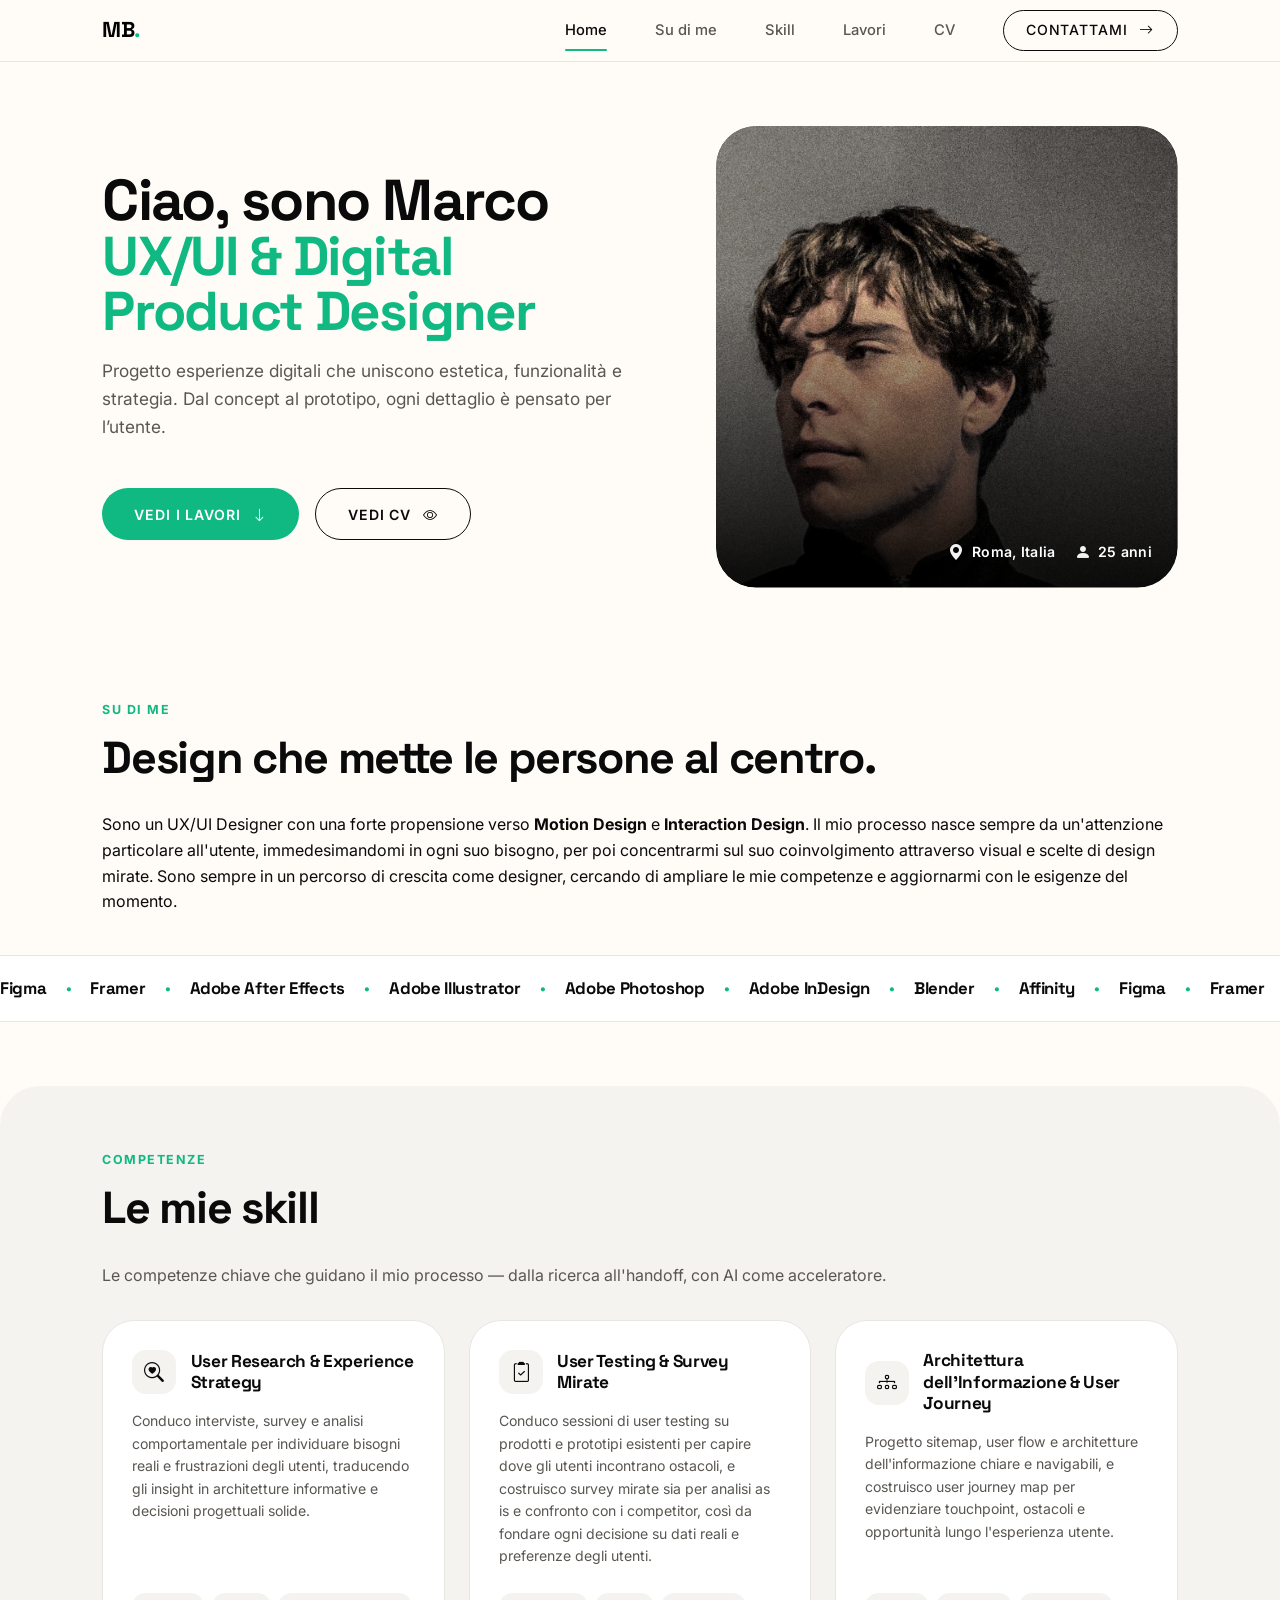
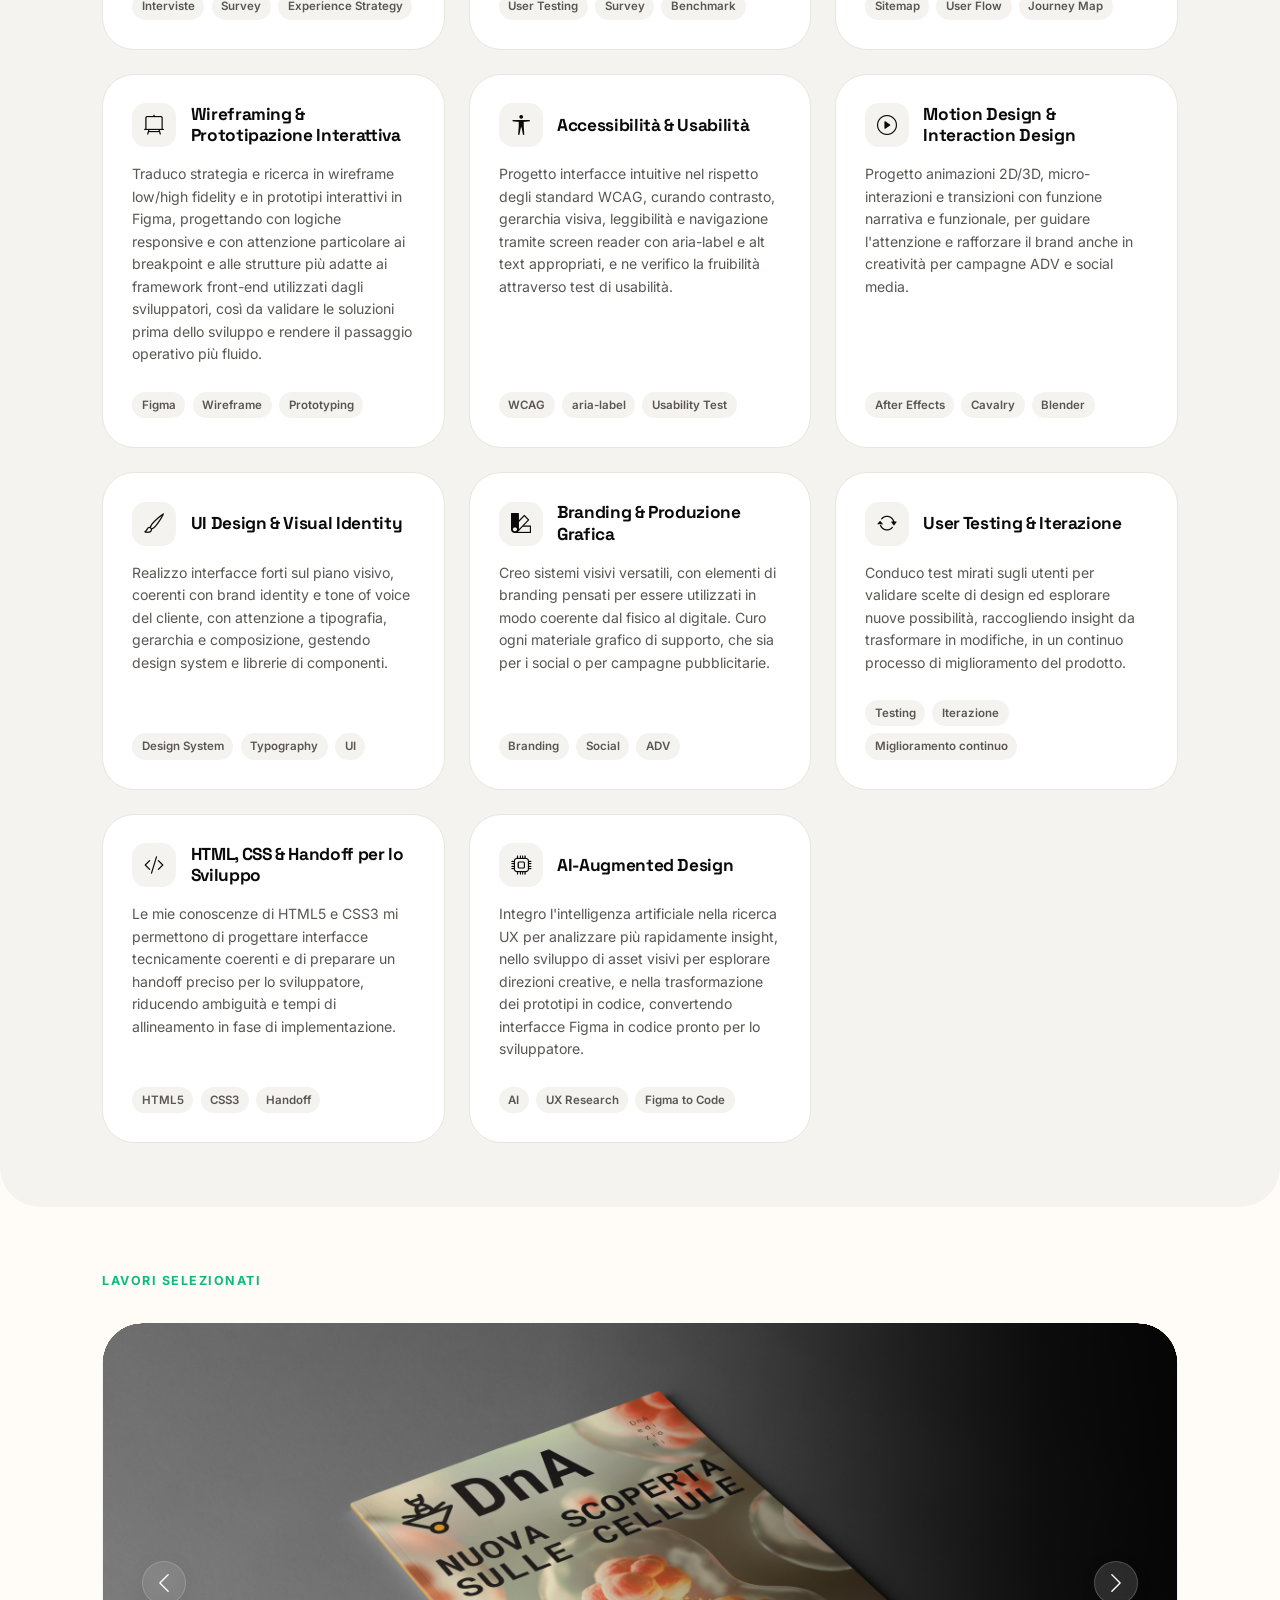
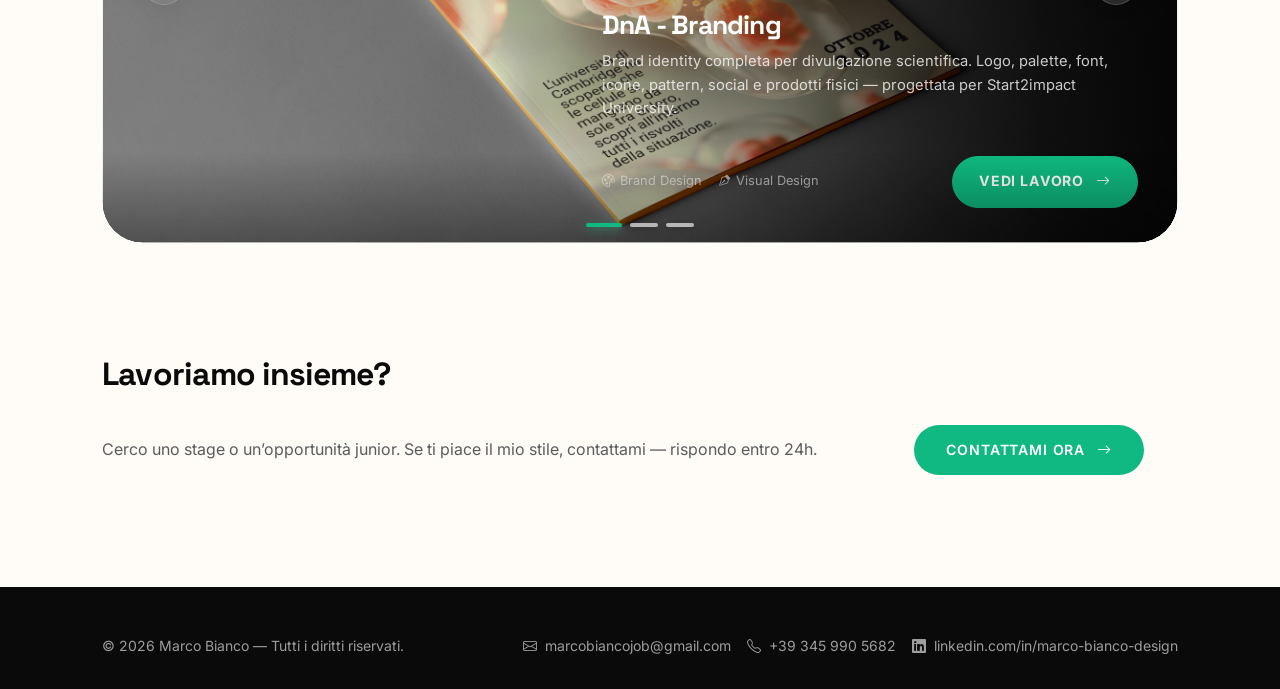
<file: index.html>
<!DOCTYPE html>
<html lang="it">
<head>
  <meta charset="UTF-8">
  <meta name="viewport" content="width=device-width, initial-scale=1.0">
  <title>Marco Bianco — UX/UI Designer</title>
  <meta name="description" content="Portfolio UX/UI Designer - Marco Bianco. Progetti, competenze e contatti.">
  <link rel="icon" type="image/svg+xml" href="assets/img/favicon.svg?v=6">
  <meta name="theme-color" content="#FFFCF8">
  <link rel="preconnect" href="https://fonts.googleapis.com">
  <link href="https://fonts.googleapis.com/css2?family=Inter:wght@400;500;600;700&family=Space+Grotesk:wght@600;700&display=swap" rel="stylesheet">
  <link href="https://cdn.jsdelivr.net/npm/bootstrap@5.3.3/dist/css/bootstrap.min.css" rel="stylesheet">
  <link href="https://cdn.jsdelivr.net/npm/bootstrap-icons@1.11.3/font/bootstrap-icons.css" rel="stylesheet">
  <link rel="stylesheet" href="assets/css/style.css">
</head>
<body>
<nav class="navbar navbar-expand-md navbar-light navbar-sticky">
  <div class="container">
    <a class="navbar-brand" href="index.html">MB<span>.</span></a>
    <input type="checkbox" id="navToggle" class="nav-toggle" aria-label="Apri o chiudi il menu">
    <label class="navbar-toggler border-0" for="navToggle" aria-label="Menu">
      <span class="navbar-toggler-icon"></span>
    </label>
    <div class="navbar-collapse" id="navMain">
      <ul class="navbar-nav ms-auto align-items-lg-center gap-lg-1">
        <li class="nav-item"><a class="nav-link active" href="index.html">Home</a></li>
        <li class="nav-item"><a class="nav-link" href="#about">Su di me</a></li>
        <li class="nav-item"><a class="nav-link" href="#skills">Skill</a></li>
        <li class="nav-item"><a class="nav-link" href="#portfolio">Lavori</a></li>
        <li class="nav-item"><a class="nav-link" href="cv.html">CV</a></li>
        <li class="nav-item"><a class="nav-link btn-accent ms-lg-2" href="contatti.html">Contattami <i class="bi bi-arrow-right ms-1"></i></a></li>
      </ul>
    </div>
  </div>
</nav>
<section class="hero">
  <div class="container">
    <div class="hero-grid">
      <div class="hero-text">
        <h1>Ciao, sono Marco<br><span class="accent">UX/UI & Digital Product Designer</span></h1>
        <p class="hero-desc" style="width:100%">Progetto esperienze digitali che uniscono estetica, funzionalità e strategia. Dal concept al prototipo, ogni dettaglio è pensato per l’utente.</p>
        <div class="hero-ctas">
          <a href="#portfolio" class="btn btn-primary-custom">Vedi i lavori <i class="bi bi-arrow-down ms-1"></i></a>
          <a href="cv.html" class="btn btn-ghost">Vedi CV <i class="bi bi-eye ms-1"></i></a>
        </div>
      </div>
      <div class="hero-visual">
        <div class="hero-card">
          <div class="card-img">
            <img src="assets/img/profile.jpg" alt="Marco Bianco — ritratto">
          </div>
          <div class="card-overlay"></div>
          <div class="card-bottom">
            <span class="card-bottom-item"><i class="bi bi-geo-alt-fill"></i> Roma, Italia</span>
            <span class="card-bottom-item"><i class="bi bi-person-fill"></i> 25 anni</span>
          </div>
        </div>
      </div>
    </div>
  </div>
</section>
<section id="about" class="section">
  <div class="container">
    <div class="section-label">Su di me</div>
    <div class="about-text" style="width:100%; margin-bottom:2.5rem">
      <h2 class="section-title" style="white-space:nowrap; width:100%">Design che mette le persone al centro.</h2>
      <p style="width:100%">Sono un UX/UI Designer con una forte propensione verso <strong>Motion Design</strong> e <strong>Interaction Design</strong>. Il mio processo nasce sempre da un'attenzione particolare all'utente, immedesimandomi in ogni suo bisogno, per poi concentrarmi sul suo coinvolgimento attraverso visual e scelte di design mirate. Sono sempre in un percorso di crescita come designer, cercando di ampliare le mie competenze e aggiornarmi con le esigenze del momento.</p>
    </div>
  </div>
  <div class="about-marquee-wrap">
    <div class="tools-marquee">
      <div class="marquee-track">
        <span>Figma</span><span class="dot">•</span><span>Framer</span><span class="dot">•</span><span>Adobe After Effects</span><span class="dot">•</span><span>Adobe Illustrator</span><span class="dot">•</span><span>Adobe Photoshop</span><span class="dot">•</span><span>Adobe InDesign</span><span class="dot">•</span><span>Blender</span><span class="dot">•</span><span>Affinity</span><span class="dot">•</span>
        <span>Figma</span><span class="dot">•</span><span>Framer</span><span class="dot">•</span><span>Adobe After Effects</span><span class="dot">•</span><span>Adobe Illustrator</span><span class="dot">•</span><span>Adobe Photoshop</span><span class="dot">•</span><span>Adobe InDesign</span><span class="dot">•</span><span>Blender</span><span class="dot">•</span><span>Affinity</span><span class="dot">•</span>
      </div>
    </div>
  </div>
</section>
<section id="skills" class="section" style="background:#F5F3EF; border-radius:40px; margin:0">
  <div class="container">
    <div class="section-label">Competenze</div>
    <h2 class="section-title">Le mie skill</h2>
    <p class="section-desc" style="width:100%; white-space:nowrap">Le competenze chiave che guidano il mio processo — dalla ricerca all'handoff, con AI come acceleratore.</p>
    <div class="skills-grid mt-4">
      <div class="skill-card">
        <div class="skill-header"><div class="skill-icon"><i class="bi bi-search-heart"></i></div><h3>User Research &amp; Experience Strategy</h3></div>
        <p>Conduco interviste, survey e analisi comportamentale per individuare bisogni reali e frustrazioni degli utenti, traducendo gli insight in architetture informative e decisioni progettuali solide.</p>
        <div class="skill-tags"><span>Interviste</span><span>Survey</span><span>Experience Strategy</span></div>
      </div>
      <div class="skill-card">
        <div class="skill-header"><div class="skill-icon"><i class="bi bi-clipboard2-check"></i></div><h3>User Testing &amp; Survey Mirate</h3></div>
        <p>Conduco sessioni di user testing su prodotti e prototipi esistenti per capire dove gli utenti incontrano ostacoli, e costruisco survey mirate sia per analisi as is e confronto con i competitor, così da fondare ogni decisione su dati reali e preferenze degli utenti.</p>
        <div class="skill-tags"><span>User Testing</span><span>Survey</span><span>Benchmark</span></div>
      </div>
      <div class="skill-card">
        <div class="skill-header"><div class="skill-icon"><i class="bi bi-diagram-3"></i></div><h3>Architettura dell'Informazione &amp; User Journey</h3></div>
        <p>Progetto sitemap, user flow e architetture dell'informazione chiare e navigabili, e costruisco user journey map per evidenziare touchpoint, ostacoli e opportunità lungo l'esperienza utente.</p>
        <div class="skill-tags"><span>Sitemap</span><span>User Flow</span><span>Journey Map</span></div>
      </div>
      <div class="skill-card">
        <div class="skill-header"><div class="skill-icon"><i class="bi bi-easel2"></i></div><h3>Wireframing &amp; Prototipazione Interattiva</h3></div>
        <p>Traduco strategia e ricerca in wireframe low/high fidelity e in prototipi interattivi in Figma, progettando con logiche responsive e con attenzione particolare ai breakpoint e alle strutture più adatte ai framework front-end utilizzati dagli sviluppatori, così da validare le soluzioni prima dello sviluppo e rendere il passaggio operativo più fluido.</p>
        <div class="skill-tags"><span>Figma</span><span>Wireframe</span><span>Prototyping</span></div>
      </div>
      <div class="skill-card">
        <div class="skill-header"><div class="skill-icon"><i class="bi bi-universal-access"></i></div><h3>Accessibilità &amp; Usabilità</h3></div>
        <p>Progetto interfacce intuitive nel rispetto degli standard WCAG, curando contrasto, gerarchia visiva, leggibilità e navigazione tramite screen reader con aria-label e alt text appropriati, e ne verifico la fruibilità attraverso test di usabilità.</p>
        <div class="skill-tags"><span>WCAG</span><span>aria-label</span><span>Usability Test</span></div>
      </div>
      <div class="skill-card">
        <div class="skill-header"><div class="skill-icon"><i class="bi bi-play-circle"></i></div><h3>Motion Design &amp; Interaction Design</h3></div>
        <p>Progetto animazioni 2D/3D, micro-interazioni e transizioni con funzione narrativa e funzionale, per guidare l'attenzione e rafforzare il brand anche in creatività per campagne ADV e social media.</p>
        <div class="skill-tags"><span>After Effects</span><span>Cavalry</span><span>Blender</span></div>
      </div>
      <div class="skill-card">
        <div class="skill-header"><div class="skill-icon"><i class="bi bi-brush"></i></div><h3>UI Design &amp; Visual Identity</h3></div>
        <p>Realizzo interfacce forti sul piano visivo, coerenti con brand identity e tone of voice del cliente, con attenzione a tipografia, gerarchia e composizione, gestendo design system e librerie di componenti.</p>
        <div class="skill-tags"><span>Design System</span><span>Typography</span><span>UI</span></div>
      </div>
      <div class="skill-card">
        <div class="skill-header"><div class="skill-icon"><i class="bi bi-palette2"></i></div><h3>Branding &amp; Produzione Grafica</h3></div>
        <p>Creo sistemi visivi versatili, con elementi di branding pensati per essere utilizzati in modo coerente dal fisico al digitale. Curo ogni materiale grafico di supporto, che sia per i social o per campagne pubblicitarie.</p>
        <div class="skill-tags"><span>Branding</span><span>Social</span><span>ADV</span></div>
      </div>
      <div class="skill-card">
        <div class="skill-header"><div class="skill-icon"><i class="bi bi-arrow-repeat"></i></div><h3>User Testing &amp; Iterazione</h3></div>
        <p>Conduco test mirati sugli utenti per validare scelte di design ed esplorare nuove possibilità, raccogliendo insight da trasformare in modifiche, in un continuo processo di miglioramento del prodotto.</p>
        <div class="skill-tags"><span>Testing</span><span>Iterazione</span><span>Miglioramento continuo</span></div>
      </div>
      <div class="skill-card">
        <div class="skill-header"><div class="skill-icon"><i class="bi bi-code-slash"></i></div><h3>HTML, CSS &amp; Handoff per lo Sviluppo</h3></div>
        <p>Le mie conoscenze di HTML5 e CSS3 mi permettono di progettare interfacce tecnicamente coerenti e di preparare un handoff preciso per lo sviluppatore, riducendo ambiguità e tempi di allineamento in fase di implementazione.</p>
        <div class="skill-tags"><span>HTML5</span><span>CSS3</span><span>Handoff</span></div>
      </div>
      <div class="skill-card">
        <div class="skill-header"><div class="skill-icon"><i class="bi bi-cpu"></i></div><h3>AI-Augmented Design</h3></div>
        <p>Integro l'intelligenza artificiale nella ricerca UX per analizzare più rapidamente insight, nello sviluppo di asset visivi per esplorare direzioni creative, e nella trasformazione dei prototipi in codice, convertendo interfacce Figma in codice pronto per lo sviluppatore.</p>
        <div class="skill-tags"><span>AI</span><span>UX Research</span><span>Figma to Code</span></div>
      </div>
    </div>
  </div>
</section>
<section id="portfolio" class="section">
  <div class="container">
    <div class="section-label">Lavori selezionati</div>
      <div id="portfolioCarousel" class="carousel css-carousel">
        <input type="radio" name="portfolio-slide" id="slide-1" checked>
        <input type="radio" name="portfolio-slide" id="slide-2">
        <input type="radio" name="portfolio-slide" id="slide-3">
        <div class="carousel-indicators">
          <label for="slide-1" aria-label="Mostra progetto 1"></label>
          <label for="slide-2" aria-label="Mostra progetto 2"></label>
          <label for="slide-3" aria-label="Mostra progetto 3"></label>
        </div>
        <div class="carousel-inner">
          <div class="carousel-item slide-1">
            <div class="project-card">
              <div class="project-visual">
                <img src="assets/img/dna-cover.jpg" alt="DnA Brand Guidelines — copertina">
              </div>
              <div class="project-info">                <h3>DnA - Branding</h3>
                <p>Brand identity completa per divulgazione scientifica. Logo, palette, font, icone, pattern, social e prodotti fisici — progettata per Start2impact University.</p>
                <div class="project-actions">
                  <div class="project-meta">
                    <span><i class="bi bi-palette"></i> Brand Design</span>
                    <span><i class="bi bi-vector-pen"></i> Visual Design</span>
                  </div>
                  <a href="portfolio/progetto-1.html" class="btn-project">VEDI LAVORO <i class="bi bi-arrow-right ms-1"></i></a>
                </div>
              </div>
            </div>
          </div>
          <div class="carousel-item slide-2">
            <div class="project-card">
              <div class="project-visual">
                <img src="assets/img/jojobusertest1-cover.jpg" alt="JOJOB - User Testing 1">
              </div>
              <div class="project-info">                <h3>JOJOB - User Testing 1</h3>
                <p>Fase di User Testing su progetto di redesign di un servizio di carpooling - realizzato per Start2impact University</p>
                <div class="project-actions">
                  <div class="project-meta">
                    <span><i class="bi bi-search-heart"></i> UX Design</span>
                    <span><i class="bi bi-brush"></i> UI Design</span>
                  </div>
                  <a href="portfolio/progetto-2.html" class="btn-project">VEDI LAVORO <i class="bi bi-arrow-right ms-1"></i></a>
                </div>
              </div>
            </div>
          </div>
          <div class="carousel-item slide-3">
            <div class="project-card">
              <div class="project-visual">
                <img src="assets/img/jojobusertest2-cover.jpg" alt="JOJOB - User Testing 2">
              </div>
              <div class="project-info">                <h3>JOJOB - User Testing 2</h3>
                <p>Fase di User Testing su progetto di redesign di un servizio di carpooling - realizzato per Start2impact University</p>
                <div class="project-actions">
                  <div class="project-meta">
                    <span><i class="bi bi-search-heart"></i> UX Design</span>
                    <span><i class="bi bi-brush"></i> UI Design</span>
                  </div>
                  <a href="portfolio/progetto-3.html" class="btn-project">VEDI LAVORO <i class="bi bi-arrow-right ms-1"></i></a>
                </div>
              </div>
            </div>
          </div>
        </div>
        <label class="carousel-control-prev ctrl-1" for="slide-3"><span class="carousel-control-prev-icon" aria-hidden="true"></span><span class="visually-hidden">Precedente</span></label>
        <label class="carousel-control-next ctrl-1" for="slide-2"><span class="carousel-control-next-icon" aria-hidden="true"></span><span class="visually-hidden">Successivo</span></label>
        <label class="carousel-control-prev ctrl-2" for="slide-1"><span class="carousel-control-prev-icon" aria-hidden="true"></span><span class="visually-hidden">Precedente</span></label>
        <label class="carousel-control-next ctrl-2" for="slide-3"><span class="carousel-control-next-icon" aria-hidden="true"></span><span class="visually-hidden">Successivo</span></label>
        <label class="carousel-control-prev ctrl-3" for="slide-2"><span class="carousel-control-prev-icon" aria-hidden="true"></span><span class="visually-hidden">Precedente</span></label>
        <label class="carousel-control-next ctrl-3" for="slide-1"><span class="carousel-control-next-icon" aria-hidden="true"></span><span class="visually-hidden">Successivo</span></label>
      </div>
  </div>
</section>
<section class="container py-5" style="padding-right:136px !important">
  <h2 style="font-size:2rem; text-align:left">Lavoriamo insieme?</h2>
  <div class="cta-row">
    <p class="text-muted" style="flex:1 1 auto; margin:0; width:auto">Cerco uno stage o un’opportunità junior. Se ti piace il mio stile, contattami — rispondo entro 24h.</p>
    <a href="contatti.html" class="btn btn-primary-custom">Contattami ora <i class="bi bi-arrow-right ms-1"></i></a>
  </div>
</section>
<footer class="footer">
  <div class="container d-flex justify-content-between flex-wrap gap-4 align-items-center">
    <span class="small">© 2026 Marco Bianco — Tutti i diritti riservati.</span>
    <ul class="list-unstyled small d-flex flex-wrap gap-3 mb-0">
      <li><a href="mailto:marcobiancojob@gmail.com" style="color:inherit"><i class="bi bi-envelope me-1"></i> marcobiancojob@gmail.com</a></li>
      <li><i class="bi bi-telephone me-1"></i> +39 345 990 5682</li>
      <li><a href="https://www.linkedin.com/in/marco-bianco-design/" target="_blank" style="color:inherit"><i class="bi bi-linkedin me-1"></i> linkedin.com/in/marco-bianco-design</a></li>
    </ul>
  </div>
</footer>
</body>
</html>
</file>
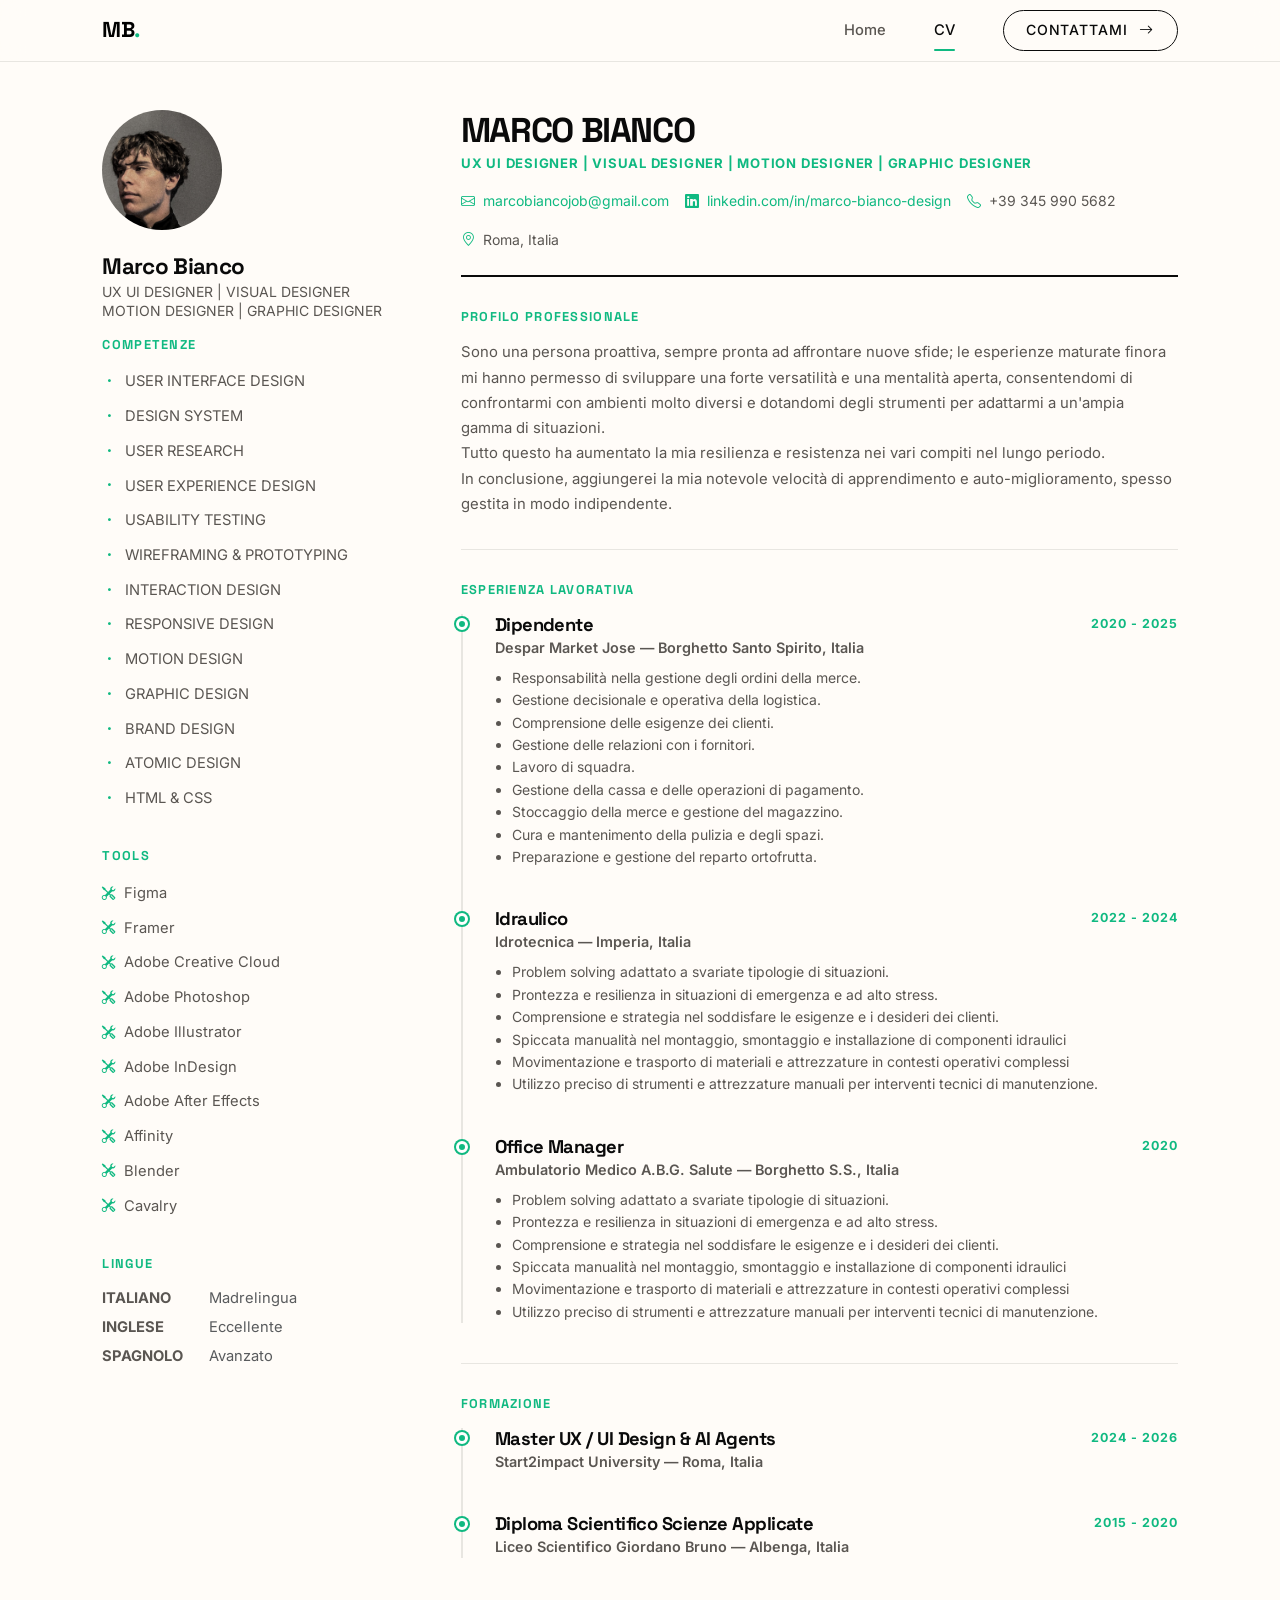
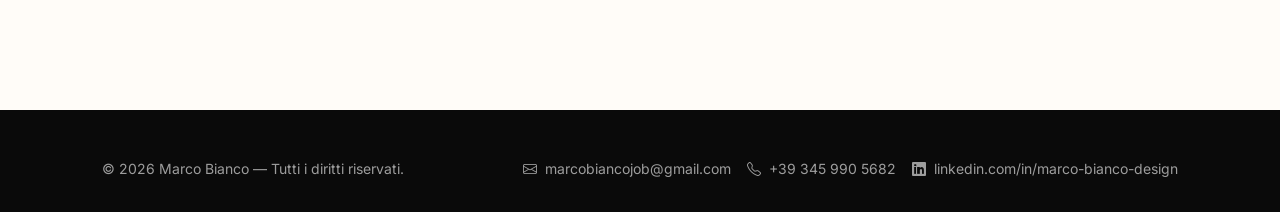
<file: cv.html>
<!DOCTYPE html>
<html lang="it">
<head>
  <meta charset="UTF-8">
  <meta name="viewport" content="width=device-width, initial-scale=1.0">
  <title>CV — Marco Bianco | UX UI Designer</title>
  <meta name="description" content="Curriculum Vitae di Marco Bianco — UX UI Designer, Visual Designer, Motion Designer, Graphic Designer.">
  <link rel="icon" type="image/svg+xml" href="assets/img/favicon.svg?v=6">
  <meta name="theme-color" content="#FFFCF8">
  <link href="https://fonts.googleapis.com/css2?family=Inter:wght@400;500;600;700&family=Space+Grotesk:wght@600;700&display=swap" rel="stylesheet">
  <link href="https://cdn.jsdelivr.net/npm/bootstrap@5.3.3/dist/css/bootstrap.min.css" rel="stylesheet">
  <link href="https://cdn.jsdelivr.net/npm/bootstrap-icons@1.11.3/font/bootstrap-icons.css" rel="stylesheet">
  <link rel="stylesheet" href="assets/css/style.css">
</head>
<body>
<nav class="navbar navbar-expand-md navbar-light navbar-sticky">
  <div class="container">
    <a class="navbar-brand" href="index.html">MB<span>.</span></a>
    <input type="checkbox" id="navToggle" class="nav-toggle" aria-label="Apri o chiudi il menu">
    <label class="navbar-toggler border-0" for="navToggle" aria-label="Menu"><span class="navbar-toggler-icon"></span></label>
    <div class="navbar-collapse" id="navMain">
      <ul class="navbar-nav ms-auto align-items-lg-center gap-lg-1">
        <li class="nav-item"><a class="nav-link" href="index.html">Home</a></li>
        <li class="nav-item"><a class="nav-link active" href="cv.html">CV</a></li>
        <li class="nav-item"><a class="nav-link btn-accent ms-lg-2" href="contatti.html">Contattami <i class="bi bi-arrow-right ms-1"></i></a></li>
      </ul>
    </div>
  </div>
</nav>
<main class="container py-5">
  <div class="cv-layout">
    <aside class="cv-sidebar">
      <div class="cv-avatar"><img src="assets/img/profile.jpg" alt="Marco Bianco — ritratto"></div>
      <h2 style="font-size:1.4rem; margin-bottom:0.15rem">Marco Bianco</h2>
      <p class="small" style="color:#5A5652; line-height:1.35">UX UI DESIGNER | VISUAL DESIGNER<br>MOTION DESIGNER | GRAPHIC DESIGNER</p>
      <div class="cv-block">
        <h4>Competenze</h4>
        <ul>
          <li><i class="bi bi-dot" style="color:#10B981"></i> USER INTERFACE DESIGN</li>
          <li><i class="bi bi-dot" style="color:#10B981"></i> DESIGN SYSTEM</li>
          <li><i class="bi bi-dot" style="color:#10B981"></i> USER RESEARCH</li>
          <li><i class="bi bi-dot" style="color:#10B981"></i> USER EXPERIENCE DESIGN</li>
          <li><i class="bi bi-dot" style="color:#10B981"></i> USABILITY TESTING</li>
          <li><i class="bi bi-dot" style="color:#10B981"></i> WIREFRAMING &amp; PROTOTYPING</li>
          <li><i class="bi bi-dot" style="color:#10B981"></i> INTERACTION DESIGN</li>
          <li><i class="bi bi-dot" style="color:#10B981"></i> RESPONSIVE DESIGN</li>
          <li><i class="bi bi-dot" style="color:#10B981"></i> MOTION DESIGN</li>
          <li><i class="bi bi-dot" style="color:#10B981"></i> GRAPHIC DESIGN</li>
          <li><i class="bi bi-dot" style="color:#10B981"></i> BRAND DESIGN</li>
          <li><i class="bi bi-dot" style="color:#10B981"></i> ATOMIC DESIGN</li>
          <li><i class="bi bi-dot" style="color:#10B981"></i> HTML &amp; CSS</li>
        </ul>
      </div>
      <div class="cv-block">
        <h4>Tools</h4>
        <ul>
          <li><i class="bi bi-tools" style="color:#10B981; font-size:0.85rem"></i> Figma</li>
          <li><i class="bi bi-tools" style="color:#10B981; font-size:0.85rem"></i> Framer</li>
          <li><i class="bi bi-tools" style="color:#10B981; font-size:0.85rem"></i> Adobe Creative Cloud</li>
          <li><i class="bi bi-tools" style="color:#10B981; font-size:0.85rem"></i> Adobe Photoshop</li>
          <li><i class="bi bi-tools" style="color:#10B981; font-size:0.85rem"></i> Adobe Illustrator</li>
          <li><i class="bi bi-tools" style="color:#10B981; font-size:0.85rem"></i> Adobe InDesign</li>
          <li><i class="bi bi-tools" style="color:#10B981; font-size:0.85rem"></i> Adobe After Effects</li>
          <li><i class="bi bi-tools" style="color:#10B981; font-size:0.85rem"></i> Affinity</li>
          <li><i class="bi bi-tools" style="color:#10B981; font-size:0.85rem"></i> Blender</li>
          <li><i class="bi bi-tools" style="color:#10B981; font-size:0.85rem"></i> Cavalry</li>
        </ul>
      </div>
      <div class="cv-block">
        <h4>Lingue</h4>
        <ul style="font-size:0.92rem">
          <li class="d-flex align-items-center" style="gap:0.9rem; padding:0.18rem 0"><span style="min-width:92px"><strong>ITALIANO</strong></span><span class="text-muted">Madrelingua</span></li>
          <li class="d-flex align-items-center" style="gap:0.9rem; padding:0.18rem 0"><span style="min-width:92px"><strong>INGLESE</strong></span><span class="text-muted">Eccellente</span></li>
          <li class="d-flex align-items-center" style="gap:0.9rem; padding:0.18rem 0"><span style="min-width:92px"><strong>SPAGNOLO</strong></span><span class="text-muted">Avanzato</span></li>
        </ul>
      </div>
    </aside>
    <div class="cv-main">
      <div class="cv-header">
        <h1 style="font-size:2.15rem; letter-spacing:-0.04em; margin-bottom:0.15rem">MARCO BIANCO</h1>
        <div class="role" style="font-size:0.82rem; letter-spacing:0.06em; text-transform:uppercase; color:#10B981; font-weight:700">
          UX UI Designer | Visual Designer | Motion Designer | Graphic Designer
        </div>
        <div class="mt-3 d-flex flex-wrap gap-3 small" style="color:#5A5652">
          <span><a href="mailto:marcobiancojob@gmail.com" style="color:#10B981"><i class="bi bi-envelope me-1" style="color:#10B981"></i> marcobiancojob@gmail.com</a></span>
          <span><a href="https://www.linkedin.com/in/marco-bianco-design/" target="_blank" style="color:#10B981"><i class="bi bi-linkedin me-1" style="color:#10B981"></i> linkedin.com/in/marco-bianco-design</a></span>
          <span><i class="bi bi-telephone me-1" style="color:#10B981"></i> +39 345 990 5682</span>
          <span><i class="bi bi-geo-alt me-1" style="color:#10B981"></i> Roma, Italia</span>
        </div>
      </div>
      <h4 style="color:#10B981; letter-spacing:.1em; text-transform:uppercase; font-size:.8rem; margin-bottom:1rem">Profilo professionale</h4>
      <p style="color:#5A5652; font-size:0.93rem; line-height:1.7">
        Sono una persona proattiva, sempre pronta ad affrontare nuove sfide; le esperienze maturate finora
        mi hanno permesso di sviluppare una forte versatilità e una mentalità aperta, consentendomi di
        confrontarmi con ambienti molto diversi e dotandomi degli strumenti per adattarmi a un'ampia
        gamma di situazioni.<br>
        Tutto questo ha aumentato la mia resilienza e resistenza nei vari compiti nel lungo periodo.<br>
        In conclusione, aggiungerei la mia notevole velocità di apprendimento e auto-miglioramento,
        spesso gestita in modo indipendente.
      </p>
      <div class="divider"></div>
      <h4 style="color:#10B981; letter-spacing:.1em; text-transform:uppercase; font-size:.8rem; margin-bottom:1rem">Esperienza lavorativa</h4>
      <div class="timeline">
        <div class="timeline-item">
          <div class="d-flex justify-content-between flex-wrap gap-2">
            <h3 style="margin:0">Dipendente</h3>
            <span class="timeline-date">2020 - 2025</span>
          </div>
          <div class="company">Despar Market Jose — Borghetto Santo Spirito, Italia</div>
          <ul class="small mt-2 mb-0" style="color:#5A5652; padding-left:1.1rem">
            <li>Responsabilità nella gestione degli ordini della merce.</li>
            <li>Gestione decisionale e operativa della logistica.</li>
            <li>Comprensione delle esigenze dei clienti.</li>
            <li>Gestione delle relazioni con i fornitori.</li>
            <li>Lavoro di squadra.</li>
            <li>Gestione della cassa e delle operazioni di pagamento.</li>
            <li>Stoccaggio della merce e gestione del magazzino.</li>
            <li>Cura e mantenimento della pulizia e degli spazi.</li>
            <li>Preparazione e gestione del reparto ortofrutta.</li>
          </ul>
        </div>
        <div class="timeline-item">
          <div class="d-flex justify-content-between flex-wrap gap-2">
            <h3 style="margin:0">Idraulico</h3>
            <span class="timeline-date">2022 - 2024</span>
          </div>
          <div class="company">Idrotecnica — Imperia, Italia</div>
          <ul class="small mt-2 mb-0" style="color:#5A5652; padding-left:1.1rem">
            <li>Problem solving adattato a svariate tipologie di situazioni.</li>
            <li>Prontezza e resilienza in situazioni di emergenza e ad alto stress.</li>
            <li>Comprensione e strategia nel soddisfare le esigenze e i desideri dei clienti.</li>
            <li>Spiccata manualità nel montaggio, smontaggio e installazione di componenti idraulici</li>
            <li>Movimentazione e trasporto di materiali e attrezzature in contesti operativi complessi</li>
            <li>Utilizzo preciso di strumenti e attrezzature manuali per interventi tecnici di manutenzione.</li>
          </ul>
        </div>
        <div class="timeline-item">
          <div class="d-flex justify-content-between flex-wrap gap-2">
            <h3 style="margin:0">Office Manager</h3>
            <span class="timeline-date">2020</span>
          </div>
          <div class="company">Ambulatorio Medico A.B.G. Salute — Borghetto S.S., Italia</div>
          <ul class="small mt-2 mb-0" style="color:#5A5652; padding-left:1.1rem">
            <li>Problem solving adattato a svariate tipologie di situazioni.</li>
            <li>Prontezza e resilienza in situazioni di emergenza e ad alto stress.</li>
            <li>Comprensione e strategia nel soddisfare le esigenze e i desideri dei clienti.</li>
            <li>Spiccata manualità nel montaggio, smontaggio e installazione di componenti idraulici</li>
            <li>Movimentazione e trasporto di materiali e attrezzature in contesti operativi complessi</li>
            <li>Utilizzo preciso di strumenti e attrezzature manuali per interventi tecnici di manutenzione.</li>
          </ul>
        </div>
      </div>
      <div class="divider"></div>
      <h4 style="color:#10B981; letter-spacing:.1em; text-transform:uppercase; font-size:.8rem; margin-bottom:1rem">Formazione</h4>
      <div class="timeline">
        <div class="timeline-item">
          <div class="d-flex justify-content-between flex-wrap gap-2">
            <h3 style="margin:0">Master UX / UI Design &amp; AI Agents</h3>
            <span class="timeline-date">2024 - 2026</span>
          </div>
          <div class="company">Start2impact University — Roma, Italia</div>
        </div>
        <div class="timeline-item">
          <div class="d-flex justify-content-between flex-wrap gap-2">
            <h3 style="margin:0">Diploma Scientifico Scienze Applicate</h3>
            <span class="timeline-date">2015 - 2020</span>
          </div>
          <div class="company">Liceo Scientifico Giordano Bruno — Albenga, Italia</div>
        </div>
      </div></div>
  </div>
</main>
<footer class="footer">
  <div class="container d-flex justify-content-between flex-wrap gap-4 align-items-center">
    <span class="small">© 2026 Marco Bianco — Tutti i diritti riservati.</span>
    <ul class="list-unstyled small d-flex flex-wrap gap-3 mb-0">
      <li><a href="mailto:marcobiancojob@gmail.com" style="color:inherit"><i class="bi bi-envelope me-1"></i> marcobiancojob@gmail.com</a></li>
      <li><i class="bi bi-telephone me-1"></i> +39 345 990 5682</li>
      <li><a href="https://www.linkedin.com/in/marco-bianco-design/" target="_blank" style="color:inherit"><i class="bi bi-linkedin me-1"></i> linkedin.com/in/marco-bianco-design</a></li>
    </ul>
  </div>
</footer>
</body>
</html>
</file>
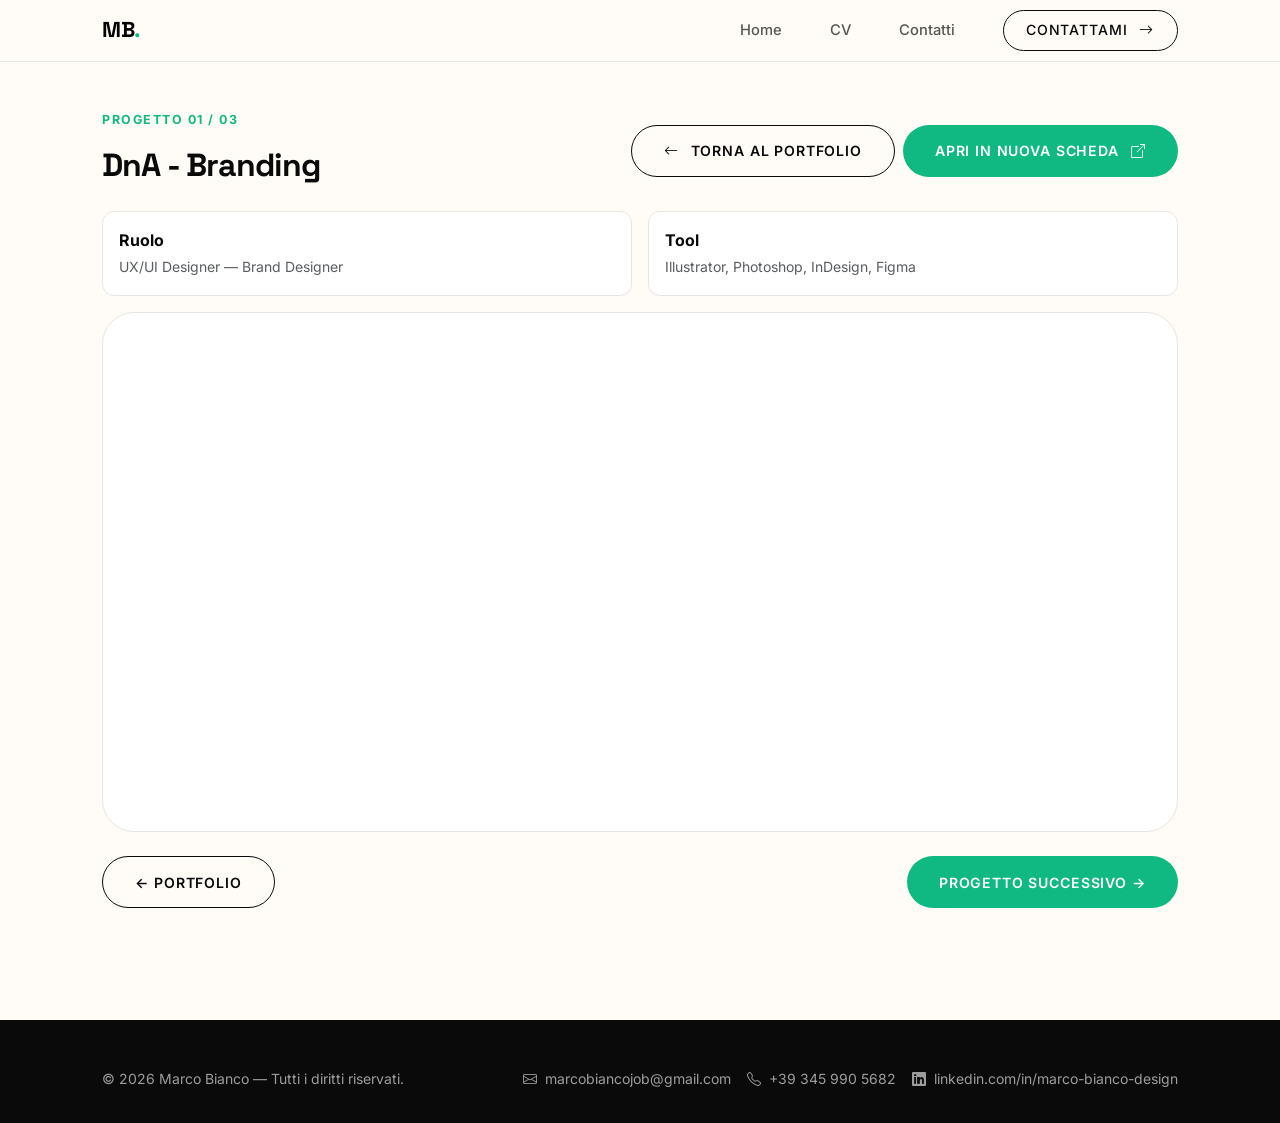
<file: portfolio/progetto-1.html>
<!DOCTYPE html>
<html lang="it">
<head>
  <meta charset="UTF-8">
  <meta name="viewport" content="width=device-width, initial-scale=1.0">
  <title>DnA - Branding | Portfolio</title>
  <meta name="description" content="DnA Brand Guidelines — progetto branding di Marco Bianco per Start2impact, .">
  <link rel="icon" type="image/svg+xml" href="../assets/img/favicon.svg?v=6">
  <meta name="theme-color" content="#FFFCF8">
  <link href="https://fonts.googleapis.com/css2?family=Inter:wght@400;500;600;700&family=Space+Grotesk:wght@600;700&display=swap" rel="stylesheet">
  <link href="https://cdn.jsdelivr.net/npm/bootstrap@5.3.3/dist/css/bootstrap.min.css" rel="stylesheet">
  <link href="https://cdn.jsdelivr.net/npm/bootstrap-icons@1.11.3/font/bootstrap-icons.css" rel="stylesheet">
  <link rel="stylesheet" href="../assets/css/style.css">
</head>
<body>
<nav class="navbar navbar-expand-md navbar-light navbar-sticky">
  <div class="container">
    <a class="navbar-brand" href="../index.html">MB<span>.</span></a>
    <input type="checkbox" id="navToggle" class="nav-toggle" aria-label="Apri o chiudi il menu">
    <label class="navbar-toggler border-0" for="navToggle" aria-label="Menu"><span class="navbar-toggler-icon"></span></label>
    <div class="navbar-collapse" id="navMain">
      <ul class="navbar-nav ms-auto align-items-lg-center gap-lg-1">
        <li class="nav-item"><a class="nav-link" href="../index.html">Home</a></li>
        <li class="nav-item"><a class="nav-link" href="../cv.html">CV</a></li>
        <li class="nav-item"><a class="nav-link" href="../contatti.html">Contatti</a></li>
        <li class="nav-item"><a class="nav-link btn-accent ms-lg-2" href="../contatti.html">Contattami <i class="bi bi-arrow-right ms-1"></i></a></li>
      </ul>
    </div>
  </div>
</nav>
<main class="container py-5 pdf-viewer">
<div class="pdf-toolbar">
    <div>
      <div class="section-label">Progetto 01 / 03</div>
      <h1 style="font-size:2rem">DnA - Branding</h1>
    </div>
    <div class="d-flex gap-2">
      <a href="../index.html#portfolio" class="btn btn-ghost"><i class="bi bi-arrow-left me-1"></i> Torna al portfolio</a>
      <a href="../assets/pdf/progetto-1.pdf" target="_blank" class="btn btn-primary-custom">Apri in nuova scheda <i class="bi bi-box-arrow-up-right ms-1"></i></a>
    </div>
  </div>
  <div class="row g-3 mb-3">
    <div class="col-md-6"><div class="p-3" style="background:#fff;border:1px solid #E8E6E1;border-radius:12px"><strong>Ruolo</strong><br><span class="small text-muted">UX/UI Designer — Brand Designer</span></div></div>
    <div class="col-md-6"><div class="p-3" style="background:#fff;border:1px solid #E8E6E1;border-radius:12px"><strong>Tool</strong><br><span class="small text-muted">Illustrator, Photoshop, InDesign, Figma</span></div></div>
  </div>
  <div class="pdf-frame-wrap">
    <iframe id="pdfFrame" class="pdf-frame" src="../assets/pdf/progetto-1.pdf" title="PDF Progetto DnA"></iframe>
  </div>
  <div class="d-flex justify-content-between mt-4">
    <a href="../index.html#portfolio" class="btn btn-ghost">← Portfolio</a>
    <a href="progetto-2.html" class="btn btn-primary-custom">Progetto successivo →</a>
  </div>
</main>
<footer class="footer">
  <div class="container d-flex justify-content-between flex-wrap gap-4 align-items-center">
    <span class="small">© 2026 Marco Bianco — Tutti i diritti riservati.</span>
    <ul class="list-unstyled small d-flex flex-wrap gap-3 mb-0">
      <li><a href="mailto:marcobiancojob@gmail.com" style="color:inherit"><i class="bi bi-envelope me-1"></i> marcobiancojob@gmail.com</a></li>
      <li><i class="bi bi-telephone me-1"></i> +39 345 990 5682</li>
      <li><a href="https://www.linkedin.com/in/marco-bianco-design/" target="_blank" style="color:inherit"><i class="bi bi-linkedin me-1"></i> linkedin.com/in/marco-bianco-design</a></li>
    </ul>
  </div>
</footer>
</body>
</html>
</file>
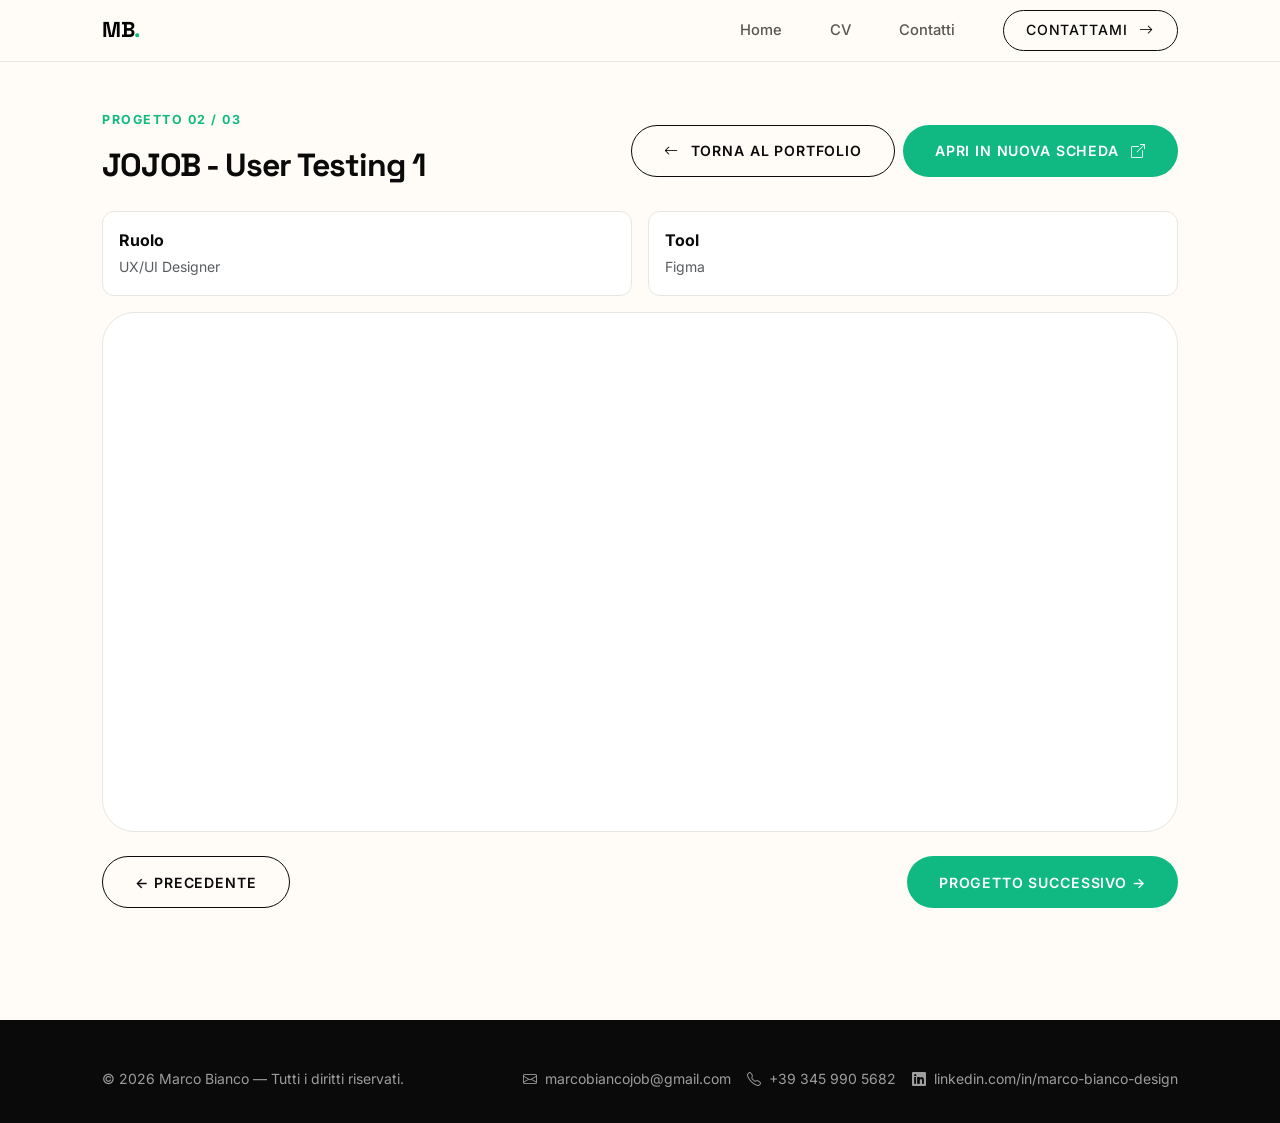
<file: portfolio/progetto-2.html>
<!DOCTYPE html>
<html lang="it">
<head>
  <meta charset="UTF-8">
  <meta name="viewport" content="width=device-width, initial-scale=1.0">
  <title>JOJOB - User Testing 1 | Portfolio</title>
  <link rel="icon" type="image/svg+xml" href="../assets/img/favicon.svg?v=6">
  <meta name="theme-color" content="#FFFCF8">
  <link href="https://fonts.googleapis.com/css2?family=Inter:wght@400;500;600;700&family=Space+Grotesk:wght@600;700&display=swap" rel="stylesheet">
  <link href="https://cdn.jsdelivr.net/npm/bootstrap@5.3.3/dist/css/bootstrap.min.css" rel="stylesheet">
  <link href="https://cdn.jsdelivr.net/npm/bootstrap-icons@1.11.3/font/bootstrap-icons.css" rel="stylesheet">
  <link rel="stylesheet" href="../assets/css/style.css">
</head>
<body>
<nav class="navbar navbar-expand-md navbar-light navbar-sticky">
  <div class="container">
    <a class="navbar-brand" href="../index.html">MB<span>.</span></a>
    <input type="checkbox" id="navToggle" class="nav-toggle" aria-label="Apri o chiudi il menu">
    <label class="navbar-toggler border-0" for="navToggle" aria-label="Menu"><span class="navbar-toggler-icon"></span></label>
    <div class="navbar-collapse" id="navMain">
      <ul class="navbar-nav ms-auto align-items-lg-center gap-lg-1">
        <li class="nav-item"><a class="nav-link" href="../index.html">Home</a></li>
        <li class="nav-item"><a class="nav-link" href="../cv.html">CV</a></li>
        <li class="nav-item"><a class="nav-link" href="../contatti.html">Contatti</a></li>
        <li class="nav-item"><a class="nav-link btn-accent ms-lg-2" href="../contatti.html">Contattami <i class="bi bi-arrow-right ms-1"></i></a></li>
      </ul>
    </div>
  </div>
</nav>
<main class="container py-5 pdf-viewer">
<div class="pdf-toolbar">
    <div>
      <div class="section-label">Progetto 02 / 03</div>
      <h1 style="font-size:2rem">JOJOB - User Testing 1</h1>
    </div>
    <div class="d-flex gap-2">
      <a href="../index.html#portfolio" class="btn btn-ghost"><i class="bi bi-arrow-left me-1"></i> Torna al portfolio</a>
      <a href="../assets/pdf/progetto-2.pdf" target="_blank" class="btn btn-primary-custom">Apri in nuova scheda <i class="bi bi-box-arrow-up-right ms-1"></i></a>
    </div>
  </div>
  <div class="row g-3 mb-3">
    <div class="col-md-6"><div class="p-3" style="background:#fff;border:1px solid #E8E6E1;border-radius:12px"><strong>Ruolo</strong><br><span class="small text-muted">UX/UI Designer</span></div></div>
    <div class="col-md-6"><div class="p-3" style="background:#fff;border:1px solid #E8E6E1;border-radius:12px"><strong>Tool</strong><br><span class="small text-muted">Figma</span></div></div>
  </div>
  <div class="pdf-frame-wrap">
    <iframe id="pdfFrame" class="pdf-frame" src="../assets/pdf/progetto-2.pdf" title="PDF Progetto 2"></iframe>
  </div>
  <div class="d-flex justify-content-between mt-4">
    <a href="progetto-1.html" class="btn btn-ghost">← Precedente</a>
    <a href="progetto-3.html" class="btn btn-primary-custom">Progetto successivo →</a>
  </div>
</main>
<footer class="footer">
  <div class="container d-flex justify-content-between flex-wrap gap-4 align-items-center">
    <span class="small">© 2026 Marco Bianco — Tutti i diritti riservati.</span>
    <ul class="list-unstyled small d-flex flex-wrap gap-3 mb-0">
      <li><a href="mailto:marcobiancojob@gmail.com" style="color:inherit"><i class="bi bi-envelope me-1"></i> marcobiancojob@gmail.com</a></li>
      <li><i class="bi bi-telephone me-1"></i> +39 345 990 5682</li>
      <li><a href="https://www.linkedin.com/in/marco-bianco-design/" target="_blank" style="color:inherit"><i class="bi bi-linkedin me-1"></i> linkedin.com/in/marco-bianco-design</a></li>
    </ul>
  </div>
</footer>
</body>
</html>
</file>
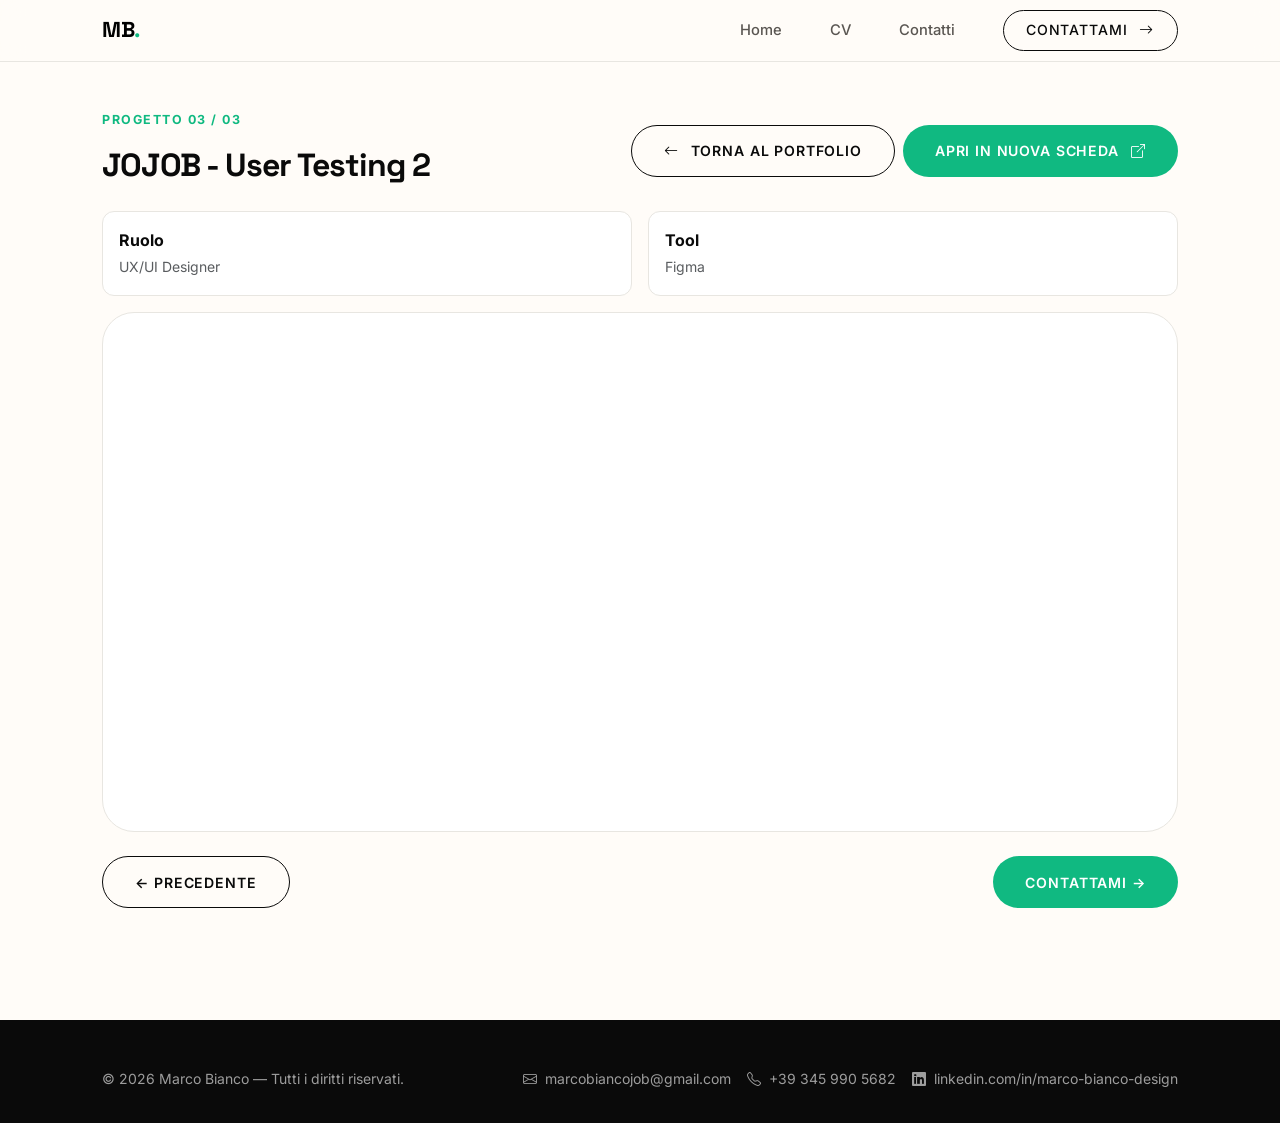
<file: portfolio/progetto-3.html>
<!DOCTYPE html>
<html lang="it">
<head>
  <meta charset="UTF-8">
  <meta name="viewport" content="width=device-width, initial-scale=1.0">
  <title>JOJOB - User Testing 2 | Portfolio</title>
  <link rel="icon" type="image/svg+xml" href="../assets/img/favicon.svg?v=6">
  <meta name="theme-color" content="#FFFCF8">
  <link href="https://fonts.googleapis.com/css2?family=Inter:wght@400;500;600;700&family=Space+Grotesk:wght@600;700&display=swap" rel="stylesheet">
  <link href="https://cdn.jsdelivr.net/npm/bootstrap@5.3.3/dist/css/bootstrap.min.css" rel="stylesheet">
  <link href="https://cdn.jsdelivr.net/npm/bootstrap-icons@1.11.3/font/bootstrap-icons.css" rel="stylesheet">
  <link rel="stylesheet" href="../assets/css/style.css">
</head>
<body>
<nav class="navbar navbar-expand-md navbar-light navbar-sticky">
  <div class="container">
    <a class="navbar-brand" href="../index.html">MB<span>.</span></a>
    <input type="checkbox" id="navToggle" class="nav-toggle" aria-label="Apri o chiudi il menu">
    <label class="navbar-toggler border-0" for="navToggle" aria-label="Menu"><span class="navbar-toggler-icon"></span></label>
    <div class="navbar-collapse" id="navMain">
      <ul class="navbar-nav ms-auto align-items-lg-center gap-lg-1">
        <li class="nav-item"><a class="nav-link" href="../index.html">Home</a></li>
        <li class="nav-item"><a class="nav-link" href="../cv.html">CV</a></li>
        <li class="nav-item"><a class="nav-link" href="../contatti.html">Contatti</a></li>
        <li class="nav-item"><a class="nav-link btn-accent ms-lg-2" href="../contatti.html">Contattami <i class="bi bi-arrow-right ms-1"></i></a></li>
      </ul>
    </div>
  </div>
</nav>
<main class="container py-5 pdf-viewer">
<div class="pdf-toolbar">
    <div>
      <div class="section-label">Progetto 03 / 03</div>
      <h1 style="font-size:2rem">JOJOB - User Testing 2</h1>
    </div>
    <div class="d-flex gap-2">
      <a href="../index.html#portfolio" class="btn btn-ghost"><i class="bi bi-arrow-left me-1"></i> Torna al portfolio</a>
      <a href="../assets/pdf/progetto-3.pdf" target="_blank" class="btn btn-primary-custom">Apri in nuova scheda <i class="bi bi-box-arrow-up-right ms-1"></i></a>
    </div>
  </div>
  <div class="row g-3 mb-3">
    <div class="col-md-6"><div class="p-3" style="background:#fff;border:1px solid #E8E6E1;border-radius:12px"><strong>Ruolo</strong><br><span class="small text-muted">UX/UI Designer</span></div></div>
    <div class="col-md-6"><div class="p-3" style="background:#fff;border:1px solid #E8E6E1;border-radius:12px"><strong>Tool</strong><br><span class="small text-muted">Figma</span></div></div>
  </div>
  <div class="pdf-frame-wrap">
    <iframe id="pdfFrame" class="pdf-frame" src="../assets/pdf/progetto-3.pdf" title="PDF Progetto 3"></iframe>
  </div>
  <div class="d-flex justify-content-between mt-4">
    <a href="progetto-2.html" class="btn btn-ghost">← Precedente</a>
    <a href="../contatti.html" class="btn btn-primary-custom">Contattami →</a>
  </div>
</main>
<footer class="footer">
  <div class="container d-flex justify-content-between flex-wrap gap-4 align-items-center">
    <span class="small">© 2026 Marco Bianco — Tutti i diritti riservati.</span>
    <ul class="list-unstyled small d-flex flex-wrap gap-3 mb-0">
      <li><a href="mailto:marcobiancojob@gmail.com" style="color:inherit"><i class="bi bi-envelope me-1"></i> marcobiancojob@gmail.com</a></li>
      <li><i class="bi bi-telephone me-1"></i> +39 345 990 5682</li>
      <li><a href="https://www.linkedin.com/in/marco-bianco-design/" target="_blank" style="color:inherit"><i class="bi bi-linkedin me-1"></i> linkedin.com/in/marco-bianco-design</a></li>
    </ul>
  </div>
</footer>
</body>
</html>
</file>
<file: assets/css/style.css>
*{box-sizing:border-box; corner-shape:squircle; corner-smoothing:60%; -webkit-corner-shape:squircle}
html{scroll-behavior:smooth;scroll-padding-top:80px}
body{font-family:'Inter',system-ui,-apple-system,sans-serif;background:#FFFCF8;color:#0A0A0A;line-height:1.6;-webkit-font-smoothing:antialiased}
h1,h2,h3,h4{font-family:'Space Grotesk',sans-serif;font-weight:700;letter-spacing:-.03em}
a{text-decoration:none}
img{max-width:100%}
.container{max-width:none !important;width:100% !important;padding-left:120px !important;padding-right:120px !important;margin-left:0 !important;margin-right:0 !important}
@media(max-width:1400px){.container{padding-left:clamp(16px, 8vw, 120px) !important;padding-right:clamp(16px, 8vw, 120px) !important}}
.navbar-sticky{position:sticky;top:0;z-index:1030;backdrop-filter:blur(12px);background:rgba(255,252,248,.65)!important;border-bottom:1px solid #E8E6E1}
.navbar-sticky .navbar-brand{font-family:'Space Grotesk',sans-serif;font-weight:700;font-size:1.35rem;letter-spacing:-.04em}
.navbar-sticky .navbar-brand span{color:#10B981}
.navbar-sticky .nav-link{font-weight:500;font-size:.92rem;color:#5A5652!important;padding:.5rem 1rem!important}
.navbar-sticky .nav-link:hover{color:#0A0A0A!important}
.navbar-sticky .nav-link.active{background:transparent !important;color:#0A0A0A !important;position:relative}
.navbar-sticky .nav-link.active::after{content:"";position:absolute;bottom:-1px;left:1rem;right:1rem;height:2px;background:#10B981;border-radius:999px}
.navbar-sticky .nav-link.active:hover{color:#0A0A0A !important}
.navbar-nav{gap:1rem !important}
.navbar-sticky .nav-link.btn-accent{margin-left:1rem !important;background:transparent;color:#0A0A0A!important;border:1.5px solid #0A0A0A;border-radius:999px;padding:.5rem 1.4rem!important}
.navbar-sticky .nav-link.btn-accent:hover{background:transparent;color:#10B981!important;border-color:#10B981}
.hero{padding:clamp(3rem, 6vw, 4rem) 0 clamp(2rem, 4vw, 3rem)}
.hero .hero-grid{display:flex;gap:clamp(2rem, 4vw, 4rem);align-items:center;flex-wrap:wrap;align-items:stretch}
.hero .hero-text{flex:1 1 520px; min-width:0; display:flex;flex-direction:column;justify-content:center; overflow:visible}
.hero .hero-visual{flex:1 1 420px; min-width:min(100%, 340px);display:flex;justify-content:center;align-items:center}
.hero .eyebrow{display:inline-flex;align-items:center;gap:.5rem;background:#0A0A0A;color:#fff;font-size:.75rem;font-weight:600;letter-spacing:.08em;text-transform:uppercase;padding:.35rem .9rem;border-radius:999px}
.hero .eyebrow .dot{width:8px;height:8px;background:#00E676;border-radius:50%;display:inline-block;animation:pulse 2s infinite}
.hero h1{font-size:clamp(2.6rem,5vw,4.2rem);line-height:.95;margin:0 0 1.25rem}
.hero h1 .accent{color:#10B981}
.hero h1 .outline{color:transparent;-webkit-text-stroke:1.5px #0A0A0A}
.hero .hero-desc{color:#5A5652;font-size:1.08rem;max-width:none;width:100%;min-width:0;white-space:normal;margin-top:0}
.hero .hero-ctas{display:flex;gap:1rem;margin-top:2rem;flex-wrap:wrap;overflow:visible}
.btn-primary-custom{background:#10B981;border:none;color:#fff;font-weight:600;padding:.9rem 2rem;border-radius:999px}
.btn-primary-custom:hover{background:#059669;color:#fff}
.btn-ghost{background:transparent;border:1.5px solid #0A0A0A;color:#0A0A0A;font-weight:600;padding:.9rem 2rem;border-radius:999px}
.btn-ghost:hover{background:transparent;border-color:#10B981;color:#10B981}
.hero-card{position:relative;border-radius:40px;corner-shape:squircle;corner-smoothing:60%;-webkit-corner-shape:squircle;overflow:hidden;box-shadow:0 8px 32px rgba(10,10,10,.18);width:100%;aspect-ratio:1 / 1;height:auto;background:#0A0A0A;display:block;clip-path:inset(0 round 40px);-webkit-mask-image:-webkit-radial-gradient(white, black)}
.hero-card .card-img{position:absolute;inset:0;width:100%;height:100%;background:#0A0A0A}
.hero-card .card-img img{width:100%;height:100%;object-fit:cover;object-position:top center;display:block;transform-origin:center}
.hero-card .card-overlay{position:absolute;inset:0;background:linear-gradient(to top, rgba(0,0,0,0.88) 0%, rgba(0,0,0,0.55) 28%, transparent 65%)}
.hero-card .card-bottom{position:absolute;bottom:0;right:0;left:auto;padding:1.4rem 1.6rem;display:flex;justify-content:flex-end;align-items:center;gap:1.2rem;z-index:2}
.hero-card .card-bottom-item{display:flex;align-items:center;gap:.45rem;color:#fff;font-size:.88rem;font-weight:600;letter-spacing:.02em}
.hero-card .card-bottom-item i{font-size:1rem;opacity:.95}
@keyframes pulse{0%,100%{opacity:1}50%{opacity:.5}}
.section{padding:4rem 0}
.section-label{font-size:.78rem;font-weight:700;letter-spacing:.12em;text-transform:uppercase;color:#10B981;margin-bottom:1rem}
.section-title{font-size:clamp(1.8rem,3.5vw,2.8rem);line-height:1;margin-bottom:2rem}
.section-desc{color:#5A5652;max-width:600px;margin-bottom:2rem}
#about .section-label{margin-bottom:1rem}
#about .section-title{margin-bottom:2rem}
#about .about-text p{margin-bottom:0}
#about .about-text{margin-bottom:2rem}
#skills .section-label{margin-bottom:1rem}
#skills .section-title{margin-bottom:2rem}
#skills .section-desc{margin-bottom:2rem}
#portfolio .section-label{margin-bottom:2rem}
.cta-row{margin-top:0}
.container.py-5 h2{margin-bottom:2rem}
.about-grid .about-text p{color:#5A5652}
.about-marquee-wrap{width:100vw;margin-left:calc(-50vw + 50%);overflow:hidden;display:block}
.tools-marquee{overflow:hidden;white-space:nowrap;width:100vw;border-top:1px solid #E8E6E1;border-bottom:1px solid #E8E6E1;padding:1.2rem 0;background:#fff}
.marquee-track{display:inline-flex;align-items:center;gap:1.2rem;animation:marquee 22s linear infinite;will-change:transform}
.marquee-track span{font-family:'Space Grotesk',sans-serif;font-weight:700;font-size:1.05rem;letter-spacing:-0.02em;color:#0A0A0A;flex-shrink:0}
.marquee-track .dot{color:#10B981;font-size:0.9rem}
@keyframes marquee{0%{transform:translateX(0)}100%{transform:translateX(-50%)}}
.about-stats{display:grid;grid-template-columns:1fr 1fr;gap:1rem}
.about-stats .stat{background:#fff;border:1px solid #E8E6E1;border-radius:32px;padding:1.5rem}
.about-stats .stat strong{font-size:2rem;font-family:'Space Grotesk',sans-serif;display:block;line-height:1}
.about-stats .stat span{font-size:.82rem;color:#9A9590;font-weight:600;text-transform:uppercase;letter-spacing:.06em}
@media(max-width:992px){.hero .hero-visual{display:flex !important;opacity:1 !important;visibility:visible !important;width:100%;align-items:center;justify-content:center}}
@media(max-width:768px){.hero-card{width:100%;aspect-ratio:1 / 1;max-width:none;display:block !important;opacity:1 !important}}
@media(max-width:576px){.hero-card{width:100%;aspect-ratio:1 / 1}}
.hero h1{font-size:clamp(2.4rem,5vw,3.6rem)}
.hero h1 .accent{font-size:0.95em}
#about .about-text p, #skills .section-desc { width:100%; max-width:none; white-space:normal }
@media (max-width: 992px) {
  #about .about-text h2[style*="white-space:nowrap"], #about .about-text p[style*="white-space:nowrap"], #skills .section-desc[style*="white-space:nowrap"], .container.text-center p[style*="white-space:nowrap"] {
    white-space: normal !important;
  }
}
.hero-desc, #about .about-text p { max-width:none; width:100%; min-width:0; white-space:normal; word-break:break-word }
.skills-grid{display:grid;grid-template-columns:repeat(auto-fit, minmax(min(100%, 300px), 1fr));gap:clamp(1rem, 2vw, 1.5rem)}
.skill-card{background:#fff;border:1px solid #E8E6E1;border-radius:32px;padding:1.8rem;transition:all .3s ease;display:flex;flex-direction:column;height:100%;min-height:260px}
.skill-card:hover{transform:translateY(-4px);box-shadow:0 16px 48px rgba(10,10,10,.12);border-color:transparent}
.skill-header{display:flex;align-items:center;gap:0.9rem;margin-bottom:1rem}
.skill-header .skill-icon{width:44px;height:44px;background:#F5F3EF;border-radius:14px;display:flex;align-items:center;justify-content:center;font-size:1.25rem;flex-shrink:0;margin-bottom:0}
.skill-header h3{font-size:1.08rem;font-weight:700;line-height:1.25;margin:0;flex:1;letter-spacing:-0.02em}
.skill-card h3{font-size:1.08rem;font-weight:700;line-height:1.25;margin:0;letter-spacing:-0.02em}
.skill-card p{font-size:0.88rem;color:#5A5652;line-height:1.6;margin-bottom:1.2rem;flex:1 1 auto}
.skill-tags{display:flex;flex-wrap:wrap;gap:.45rem;margin-top:auto;padding-top:0.4rem}
.skill-tags span{font-size:.72rem;font-weight:600;background:#F5F3EF;padding:.25rem .6rem;border-radius:999px;color:#5A5652}
#portfolio .section-label{color:#10B981}
.portfolio-section{background:transparent;color:#0A0A0A;border-radius:0;padding:0;margin:0;overflow:visible}
@media(max-width:768px){.portfolio-section{padding:0;border-radius:0;margin:0}}
.portfolio-section .section-label{color:#10B981}
.portfolio-section .section-title{color:#0A0A0A}
.portfolio-section .section-desc{color:#5A5652}
#portfolio .carousel-inner{border-radius:40px; overflow:hidden; clip-path:inset(0 round 40px); -webkit-mask-image:-webkit-radial-gradient(white, black)}
#portfolio .carousel{position:relative; border-radius:40px; overflow:hidden; clip-path:inset(0 round 40px); -webkit-mask-image:-webkit-radial-gradient(white, black)}
#portfolio .carousel-item{border-radius:40px;overflow:hidden;corner-shape:squircle;corner-smoothing:60%;-webkit-corner-shape:squircle; clip-path:inset(0 round 40px); -webkit-mask-image:-webkit-radial-gradient(white, black)}
#portfolio .carousel-item .project-card{position:relative;border-radius:40px;overflow:hidden;background:#0A0A0A;height:520px;display:block;box-shadow:0 8px 32px rgba(10,10,10,0.12);corner-shape:squircle;corner-smoothing:60%;-webkit-corner-shape:squircle;isolation:isolate; clip-path:inset(0 round 40px); -webkit-mask-image:-webkit-radial-gradient(white, black)}
.portfolio-section .carousel-item{border-radius:40px;overflow:hidden;corner-shape:squircle;corner-smoothing:60%;-webkit-corner-shape:squircle; clip-path:inset(0 round 40px); -webkit-mask-image:-webkit-radial-gradient(white, black)}
.portfolio-section .carousel-item .project-card{position:relative;border-radius:40px;overflow:hidden;background:#0A0A0A;height:520px;display:block;box-shadow:0 8px 32px rgba(10,10,10,0.12);corner-shape:squircle;corner-smoothing:60%;-webkit-corner-shape:squircle;isolation:isolate; clip-path:inset(0 round 40px); -webkit-mask-image:-webkit-radial-gradient(white, black)}
.project-visual{position:absolute;inset:0;padding:0;background:#0A0A0A;display:block;border-radius:40px;overflow:hidden;corner-shape:squircle;corner-smoothing:60%;-webkit-corner-shape:squircle; clip-path:inset(0 round 40px); -webkit-mask-image:-webkit-radial-gradient(white, black)}
.project-visual img{width:100%;height:100%;object-fit:cover;border-radius:40px;corner-shape:squircle;corner-smoothing:60%;-webkit-corner-shape:squircle; clip-path:inset(0 round 40px); max-height:none; display:block}
.badge-pdf{position:absolute;top:1.2rem;left:1.2rem;background:#10B981;color:#fff;font-size:.7rem;font-weight:700;letter-spacing:.08em;padding:.35rem .75rem;border-radius:999px;z-index:3}
.project-info{position:absolute;z-index:2;display:flex;flex-direction:column;justify-content:flex-end;padding:2.2rem;color:#fff;align-items:flex-start}
@media(min-width:993px){#portfolio .project-info,.portfolio-section .project-info{top:0;right:0;bottom:0;left:auto;width:58%;max-width:640px;background:linear-gradient(to left, rgba(0,0,0,0.92) 0%, rgba(0,0,0,0.82) 22%, rgba(0,0,0,0.62) 42%, rgba(0,0,0,0.38) 62%, rgba(0,0,0,0.16) 82%, transparent 100%);border:none;border-radius:0 40px 40px 0;padding:2.5rem 2.5rem 2.2rem 3rem; corner-shape:squircle; corner-smoothing:60%}}
@media(max-width:992px){#portfolio .carousel-item .project-card,.portfolio-section .carousel-item .project-card{height:560px; border-radius:40px; corner-shape:squircle; corner-smoothing:60%}#portfolio .project-info,.portfolio-section .project-info{bottom:0;left:0;right:0;top:auto;width:auto;background:linear-gradient(to top, rgba(0,0,0,0.88) 0%, rgba(0,0,0,0.62) 38%, rgba(0,0,0,0.32) 62%, rgba(0,0,0,0.12) 82%, transparent 100%);border:none;border-radius:0 0 40px 40px;padding:1.8rem 1.6rem 2.4rem; corner-shape:squircle; corner-smoothing:60%}}
.project-actions{width:100%;display:flex;justify-content:space-between;align-items:center;gap:1rem;margin-top:1.2rem}
.project-actions .project-meta{margin:0}
.project-actions .btn-project{margin:0;flex-shrink:0}
#portfolio .carousel-control-prev{width:44px;height:44px;left:2.5rem;right:auto;top:50%;transform:translateY(-50%);opacity:1;pointer-events:auto;z-index:4}
#portfolio .carousel-control-next{width:44px;height:44px;right:2.5rem;left:auto;top:50%;transform:translateY(-50%);opacity:1;pointer-events:auto;z-index:4}
.portfolio-section .carousel-control-prev{width:44px;height:44px;left:2.5rem;right:auto;top:50%;transform:translateY(-50%);opacity:1;pointer-events:auto;z-index:4}
.portfolio-section .carousel-control-next{width:44px;height:44px;right:2.5rem;left:auto;top:50%;transform:translateY(-50%);opacity:1;pointer-events:auto;z-index:4}
#portfolio .carousel-control-prev-icon{background-image:url("data:image/svg+xml,%3csvg xmlns='http://www.w3.org/2000/svg' viewBox='0 0 16 16' fill='%23fff'%3e%3cpath d='M11.354 1.646a.5.5 0 0 1 0 .708L5.707 8l5.647 5.646a.5.5 0 0 1-.708.708l-6-6a.5.5 0 0 1 0-.708l6-6a.5.5 0 0 1 .708 0z'/%3e%3c/svg%3e");background-color:rgba(255,255,255,0.14);backdrop-filter:blur(8px);-webkit-backdrop-filter:blur(8px);border:1px solid rgba(255,255,255,0.18);border-radius:50%;width:44px;height:44px;background-size:52% 52%;background-position:center;background-repeat:no-repeat;opacity:1;filter:drop-shadow(0 2px 8px rgba(0,0,0,0.35));transition:all 0.35s cubic-bezier(0.34, 1.56, 0.64, 1);corner-shape:squircle;corner-smoothing:60%}
#portfolio .carousel-control-next-icon{background-image:url("data:image/svg+xml,%3csvg xmlns='http://www.w3.org/2000/svg' viewBox='0 0 16 16' fill='%23fff'%3e%3cpath d='M4.646 1.646a.5.5 0 0 1 .708 0l6 6a.5.5 0 0 1 0 .708l-6 6a.5.5 0 0 1-.708-.708L10.293 8 4.646 2.354a.5.5 0 0 1 0-.708z'/%3e%3c/svg%3e");background-color:rgba(255,255,255,0.14);backdrop-filter:blur(8px);-webkit-backdrop-filter:blur(8px);border:1px solid rgba(255,255,255,0.18);border-radius:50%;width:44px;height:44px;background-size:52% 52%;background-position:center;background-repeat:no-repeat;opacity:1;filter:drop-shadow(0 2px 8px rgba(0,0,0,0.35));transition:all 0.35s cubic-bezier(0.34, 1.56, 0.64, 1);corner-shape:squircle;corner-smoothing:60%}
.portfolio-section .carousel-control-prev-icon{background-image:url("data:image/svg+xml,%3csvg xmlns='http://www.w3.org/2000/svg' viewBox='0 0 16 16' fill='%23fff'%3e%3cpath d='M11.354 1.646a.5.5 0 0 1 0 .708L5.707 8l5.647 5.646a.5.5 0 0 1-.708.708l-6-6a.5.5 0 0 1 0-.708l6-6a.5.5 0 0 1 .708 0z'/%3e%3c/svg%3e");background-color:rgba(255,255,255,0.14);backdrop-filter:blur(8px);-webkit-backdrop-filter:blur(8px);border:1px solid rgba(255,255,255,0.18);border-radius:50%;width:44px;height:44px;background-size:52% 52%;background-position:center;background-repeat:no-repeat;opacity:1;filter:drop-shadow(0 2px 8px rgba(0,0,0,0.35));transition:all 0.35s cubic-bezier(0.34, 1.56, 0.64, 1);corner-shape:squircle;corner-smoothing:60%}
.portfolio-section .carousel-control-next-icon{background-image:url("data:image/svg+xml,%3csvg xmlns='http://www.w3.org/2000/svg' viewBox='0 0 16 16' fill='%23fff'%3e%3cpath d='M4.646 1.646a.5.5 0 0 1 .708 0l6 6a.5.5 0 0 1 0 .708l-6 6a.5.5 0 0 1-.708-.708L10.293 8 4.646 2.354a.5.5 0 0 1 0-.708z'/%3e%3c/svg%3e");background-color:rgba(255,255,255,0.14);backdrop-filter:blur(8px);-webkit-backdrop-filter:blur(8px);border:1px solid rgba(255,255,255,0.18);border-radius:50%;width:44px;height:44px;background-size:52% 52%;background-position:center;background-repeat:no-repeat;opacity:1;filter:drop-shadow(0 2px 8px rgba(0,0,0,0.35));transition:all 0.35s cubic-bezier(0.34, 1.56, 0.64, 1);corner-shape:squircle;corner-smoothing:60%}
#portfolio .carousel-control-prev:hover .carousel-control-prev-icon,#portfolio .carousel-control-next:hover .carousel-control-next-icon{filter:drop-shadow(0 4px 12px rgba(0,0,0,0.85)) brightness(1.3);transform:scale(1.15);}
@media(max-width:992px){#portfolio .carousel-control-prev,.portfolio-section .carousel-control-prev{left:1.6rem} #portfolio .carousel-control-next,.portfolio-section .carousel-control-next{right:1.6rem}}
#portfolio .carousel-control-prev:active .carousel-control-prev-icon,#portfolio .carousel-control-next:active .carousel-control-next-icon{transform:scale(0.96)}
#portfolio .carousel-indicators,.portfolio-section .carousel-indicators{z-index:4;gap:8px}
#portfolio .carousel-indicators label,.portfolio-section .carousel-indicators label{background-color:rgba(255,255,255,0.9);opacity:0.7;width:28px;height:4px;border-radius:999px;border:none;box-shadow:0 1px 6px rgba(0,0,0,0.35);transition:all 0.35s cubic-bezier(0.34, 1.56, 0.64, 1);corner-shape:squircle;corner-smoothing:60%}
#portfolio .carousel-indicators label:hover,.portfolio-section .carousel-indicators label:hover{background-color:#10B981;opacity:1;width:36px;transform:scaleY(1.25)}
#portfolio .carousel-indicators .active,.portfolio-section .carousel-indicators .active{background-color:#10B981;opacity:1;width:36px;box-shadow:0 2px 10px rgba(16,185,129,0.5)}
#portfolio .carousel::after{content:'';position:absolute;bottom:0;left:0;right:0;height:90px;background:linear-gradient(to top, rgba(0,0,0,0.38) 0%, transparent 100%);pointer-events:none;z-index:3}
.project-number{font-size:.75rem;font-weight:700;letter-spacing:.12em;color:#10B981}
.project-info h3{font-size:1.65rem;margin:.4rem 0 .6rem;color:#fff;line-height:1.1}
.project-info p{color:rgba(255,255,255,0.78);font-size:.92rem}
.project-meta{display:flex;gap:1rem;margin:1rem 0;font-size:.8rem;color:rgba(255,255,255,0.6);flex-wrap:wrap}
.project-meta span{display:flex;align-items:center;gap:.3rem}
.btn-project{display:inline-flex;align-items:center;gap:.5rem;background:#10B981;color:#fff;padding:.85rem 1.6rem;border-radius:999px;font-weight:700;font-size:.9rem;width:fit-content;margin-top:1rem;border:1.5px solid #10B981}
.btn-project:hover{background:#059669;border-color:#059669;color:#fff}
.cv-layout{display:grid;grid-template-columns:minmax(260px, 320px) minmax(0, 1fr);gap:clamp(1.5rem, 3vw, 3rem)}
@media(max-width:900px){.cv-layout{grid-template-columns:1fr}}
.cv-sidebar .cv-avatar{width:120px;height:120px;border-radius:50%;overflow:hidden;margin-bottom:1.5rem;background:#F5F3EF}
.cv-sidebar .cv-avatar img{width:100%;height:100%;object-fit:cover}
.cv-block{margin-bottom:2rem}
.cv-block h4{font-size:.8rem;letter-spacing:.1em;text-transform:uppercase;color:#10B981;margin-bottom:.8rem}
.cv-block ul{list-style:none;padding:0}
.cv-block ul li{padding:.35rem 0;font-size:.92rem;color:#5A5652;display:flex;align-items:center;gap:.5rem}
.cv-main .cv-header{border-bottom:2px solid #0A0A0A;padding-bottom:1.5rem;margin-bottom:2rem}
.cv-main .cv-header h1{font-size:2.4rem;margin:0}
.cv-main .cv-header .role{color:#10B981;font-weight:600}
.timeline{position:relative;padding-left:2rem;border-left:2px solid #E8E6E1}
.timeline-item{position:relative;margin-bottom:2.5rem}
.timeline-item::before{content:'';position:absolute;left:calc(-2rem - 7px);top:.3rem;width:12px;height:12px;background:#10B981;border-radius:50%;border:3px solid #fff;box-shadow:0 0 0 2px #10B981}
.timeline-date{font-size:.78rem;font-weight:700;letter-spacing:.08em;color:#10B981}
.timeline-item h3{font-size:1.15rem;margin:.2rem 0}
.timeline-item .company{font-weight:600;color:#5A5652;font-size:.9rem}
.timeline-item p{color:#5A5652;font-size:.92rem;margin-top:.5rem}
.contact-grid{display:grid;grid-template-columns:repeat(auto-fit, minmax(min(100%, 360px), 1fr));gap:clamp(1.5rem, 3vw, 3rem);align-items:stretch}
.contact-info{display:flex;flex-direction:column;height:100%}
.contact-info h2{font-size:2rem}
.contact-info .alert{margin-top:auto}
.info-item{display:flex;gap:1rem;margin:1.5rem 0}
.info-item .icon{width:44px;height:44px;background:#0A0A0A;color:#fff;border-radius:50%;display:flex;align-items:center;justify-content:center;flex-shrink:0}
.info-item div strong{display:block;font-size:.9rem}
.info-item div span,.info-item div a{font-size:.9rem;color:#5A5652}
.contact-form{background:#fff;border:1px solid #E8E6E1;border-radius:32px;padding:2rem;display:flex;flex-direction:column;height:100%}
.contact-form .form-submit{margin-top:auto;padding-top:1.5rem}
.contact-form label{font-weight:600;font-size:.85rem;margin-bottom:.3rem}
.contact-form .form-control,.contact-form .form-select{border:1.5px solid #E8E6E1;border-radius:20px;padding:.75rem 1rem;font-size:.92rem}
.contact-form .form-control:focus,.contact-form .form-select:focus{border-color:#10B981;box-shadow:0 0 0 3px rgba(16,185,129,0.15)}
.btn-submit{background:#10B981;border:none;color:#fff;font-weight:700;padding:.9rem;border-radius:999px;width:100%}
.btn-submit:hover{background:#059669;color:#fff}
.btn-submit:active,.btn-submit:focus{color:#fff}
.form-note{font-size:.78rem;color:#9A9590;text-align:center;margin-top:1rem}
.pdf-viewer{display:flex;flex-direction:column;min-height:calc(100dvh - 72px)}
.pdf-toolbar{display:flex;justify-content:space-between;align-items:center;flex-wrap:wrap;gap:1rem;margin-bottom:1.2rem;flex-shrink:0}
.pdf-frame-wrap{position:relative;flex:1 1 auto;display:block;width:100%;min-height:520px}
.pdf-frame{width:100%;height:100%;min-height:520px;border:1px solid #E8E6E1;border-radius:32px;background:#fff;display:block}
@media(max-width:768px){.pdf-frame,.pdf-frame-wrap{min-height:420px}}
.btn-fullscreen{position:absolute;bottom:1.2rem;right:1.2rem;width:44px;height:44px;background:rgba(10,10,10,0.65);backdrop-filter:blur(8px);-webkit-backdrop-filter:blur(8px);border:1px solid rgba(255,255,255,0.2);border-radius:12px;color:#fff;display:flex;align-items:center;justify-content:center;z-index:5;cursor:pointer;corner-shape:squircle;corner-smoothing:60%}
.btn-fullscreen:hover{background:#10B981;border-color:#10B981}
.cta-row{display:flex;justify-content:space-between;align-items:center;gap:2rem;width:100%;margin-top:1rem;flex-wrap:nowrap}
.cta-row p{flex:1 1 0;min-width:0;margin:0;white-space:normal;word-break:break-word;width:auto}
.cta-row .btn-primary-custom{flex:0 0 auto;white-space:nowrap;flex-shrink:0}
@media(max-width:768px){.cta-row{flex-direction:column;align-items:flex-start;gap:2rem}}
.btn, .btn-primary-custom, .btn-ghost, .btn-project, .btn-submit, .btn-accent, .nav-link.btn-accent {
  text-transform: uppercase;
  letter-spacing: 0.06em;
  font-size: 0.88rem;
}
.btn, .btn-primary-custom, .btn-ghost, .btn-project, .btn-submit, .btn-accent, .nav-link, .nav-link.btn-accent {
  transition: all 0.35s cubic-bezier(0.34, 1.56, 0.64, 1);
}
.btn-primary-custom:hover, .btn-ghost:hover, .btn-project:hover, .btn-submit:hover, .btn-accent:hover, .nav-link.btn-accent:hover {
  transform: scale(1.03);
  box-shadow: 0 8px 24px rgba(16,185,129,0.22);
}
.btn-primary-custom:active, .btn-ghost:active, .btn-project:active, .btn-submit:active, .btn-accent:active {
  transform: scale(0.97);
}
.nav-link:hover { transform: translateY(-1px); }
.skill-card { transition: all 0.4s cubic-bezier(0.34, 1.56, 0.64, 1); }
.skill-card:hover { transform: translateY(-6px) scale(1.01); box-shadow: 0 16px 40px rgba(10,10,10,0.12); }
.hero-card, .project-card { transition: all 0.4s cubic-bezier(0.34, 1.56, 0.64, 1); }
.hero-card:hover { transform: none; }
.footer{background:#0A0A0A;color:rgba(255,255,255,.6);padding:3rem 0 2rem;margin-top:4rem}
.footer a{color:#fff}
.footer a:hover{color:#10B981}
.footer-brand{font-family:'Space Grotesk',sans-serif;font-weight:700;color:#fff;font-size:1.3rem}
.footer-brand span{color:#10B981}
.btn-accent{background:#10B981;color:#fff;border-radius:999px}
.btn-accent:hover{background:#059669;color:#fff}
.divider{height:1px;background:#E8E6E1;margin:2rem 0}
.skill-icon, .form-control, .form-select, .alert, .info-item .icon, .cv-avatar, .btn-fullscreen, .carousel-control-prev-icon, .carousel-control-next-icon, .timeline-item::before, .hero-card .card-img, .project-visual, .project-visual img, .about-stats .stat, .contact-form, .pdf-frame {
  corner-shape: squircle; corner-smoothing: 60%; -webkit-corner-shape: squircle;
}
.hero-card, .project-card, .skill-card, .stat, .contact-form, .pdf-frame, .badge-pdf, .btn-primary-custom, .btn-ghost, .btn-project, .carousel-indicators label { corner-shape:squircle; corner-smoothing:60%; -webkit-corner-shape:squircle; }
.btn, .btn-primary-custom, .btn-ghost, .btn-project, .btn-submit, .btn-accent, .navbar-sticky .nav-link.btn-accent {
  display:inline-flex !important;align-items:center !important;justify-content:center !important;gap:.5rem !important;
  white-space:nowrap !important;word-break:keep-all !important;overflow-wrap:normal !important;
  flex:0 0 auto;flex-shrink:0 !important;min-width:0;max-width:100%;
  font-size:clamp(.66rem, .58rem + 1vw, .88rem) !important;
}
.btn i, .btn-primary-custom i, .btn-ghost i, .btn-project i, .btn-submit i, .btn-accent i, .navbar-sticky .nav-link.btn-accent i, .btn .bi, .btn-project .bi {
  flex-shrink:0 !important;flex-grow:0 !important;white-space:nowrap !important;
}
.hero-ctas .btn, .hero-ctas .btn-primary-custom, .hero-ctas .btn-ghost, .cta-row .btn, .cta-row .btn-primary-custom, .project-actions .btn-project, .pdf-toolbar .btn {
  flex:0 0 auto !important;flex-shrink:0 !important;white-space:nowrap !important;
}
.navbar-sticky .container { flex-wrap:wrap !important; }
@media(max-width:767.98px){
  .navbar-sticky .nav-link.btn-accent { margin-left:0 !important;margin-top:.5rem !important; }
}
.navbar-brand, .nav-item, .navbar-sticky .nav-link {
  white-space:nowrap !important;word-break:keep-all !important;overflow-wrap:normal !important;flex-shrink:0 !important;
}
.navbar-brand { font-size:clamp(1.05rem, .9rem + 2vw, 1.35rem) !important; flex:0 0 auto !important; }
.navbar-sticky .nav-link { font-size:clamp(.78rem, .72rem + .6vw, .92rem) !important; }
.navbar-toggler { flex:0 0 auto !important;flex-shrink:0 !important; }
@media(max-width:768px){
  .btn, .btn-primary-custom, .btn-ghost, .btn-project, .btn-submit, .btn-accent, .navbar-sticky .nav-link.btn-accent { font-size:.8rem !important; }
  .navbar-brand { font-size:1.2rem !important; }
}
@media(max-width:576px){
  .btn, .btn-primary-custom, .btn-ghost, .btn-project, .btn-submit, .btn-accent, .navbar-sticky .nav-link.btn-accent { font-size:.75rem !important; }
  .navbar-brand { font-size:1.15rem !important; }
  .navbar-sticky .nav-link { font-size:.8rem !important; }
}
@media(max-width:400px){
  .btn, .btn-primary-custom, .btn-ghost, .btn-project, .btn-submit, .btn-accent, .navbar-sticky .nav-link.btn-accent { font-size:.7rem !important; }
  .navbar-brand { font-size:1.1rem !important; }
}
@media(max-width:360px){
  .btn, .btn-primary-custom, .btn-ghost, .btn-project, .btn-submit, .btn-accent, .navbar-sticky .nav-link.btn-accent { font-size:.66rem !important; }
  .navbar-brand { font-size:1.05rem !important; }
}
.btn, .btn-primary-custom, .btn-ghost, .btn-project, .btn-submit, .btn-accent, .navbar-sticky .nav-link.btn-accent, .badge-pdf {
  border-radius:999px !important;
  corner-shape:round !important;
  corner-smoothing:0% !important;
  -webkit-corner-shape:round !important;
}
.carousel-control-prev-icon, .carousel-control-next-icon, .info-item .icon, .cv-avatar, .timeline-item::before {
  corner-shape:round !important;
  corner-smoothing:0% !important;
  -webkit-corner-shape:round !important;
}
.nav-toggle{position:absolute;opacity:0;pointer-events:none;width:1px;height:1px}
.navbar-toggler{cursor:pointer;display:inline-block}
@media(max-width:767.98px){
  .navbar-sticky .navbar-collapse{display:none !important}
  .nav-toggle:checked ~ .navbar-collapse{display:block !important}
}
.css-carousel{position:relative}
.css-carousel > input[type="radio"]{position:absolute;opacity:0;pointer-events:none}
.css-carousel .carousel-item{display:none}
#slide-1:checked ~ .carousel-inner .slide-1,
#slide-2:checked ~ .carousel-inner .slide-2,
#slide-3:checked ~ .carousel-inner .slide-3{display:block}
.css-carousel .carousel-control-prev,
.css-carousel .carousel-control-next{display:none !important;cursor:pointer}
#slide-1:checked ~ .ctrl-1,
#slide-2:checked ~ .ctrl-2,
#slide-3:checked ~ .ctrl-3{display:flex !important}
#slide-1:checked ~ .carousel-indicators label[for="slide-1"],
#slide-2:checked ~ .carousel-indicators label[for="slide-2"],
#slide-3:checked ~ .carousel-indicators label[for="slide-3"]{background-color:#10B981;opacity:1;width:36px;box-shadow:0 2px 10px rgba(16,185,129,0.5)}
@media(min-width:768px) and (max-width:991.98px){
  .navbar-sticky .nav-link{padding:.5rem .65rem !important}
  .navbar-nav{gap:.5rem !important}
  .navbar-sticky .nav-link.btn-accent{padding:.5rem 1rem !important;margin-left:.25rem !important}
}
@media(min-width:576px) and (max-width:767.98px){
  .navbar-brand{font-size:1.05rem !important}
  .navbar-sticky .nav-link{padding:.5rem .5rem !important;font-size:.78rem !important}
  .navbar-nav{gap:.35rem !important}
  .navbar-sticky .nav-link.btn-accent{padding:.45rem .8rem !important;margin-left:0 !important}
}
</file>
